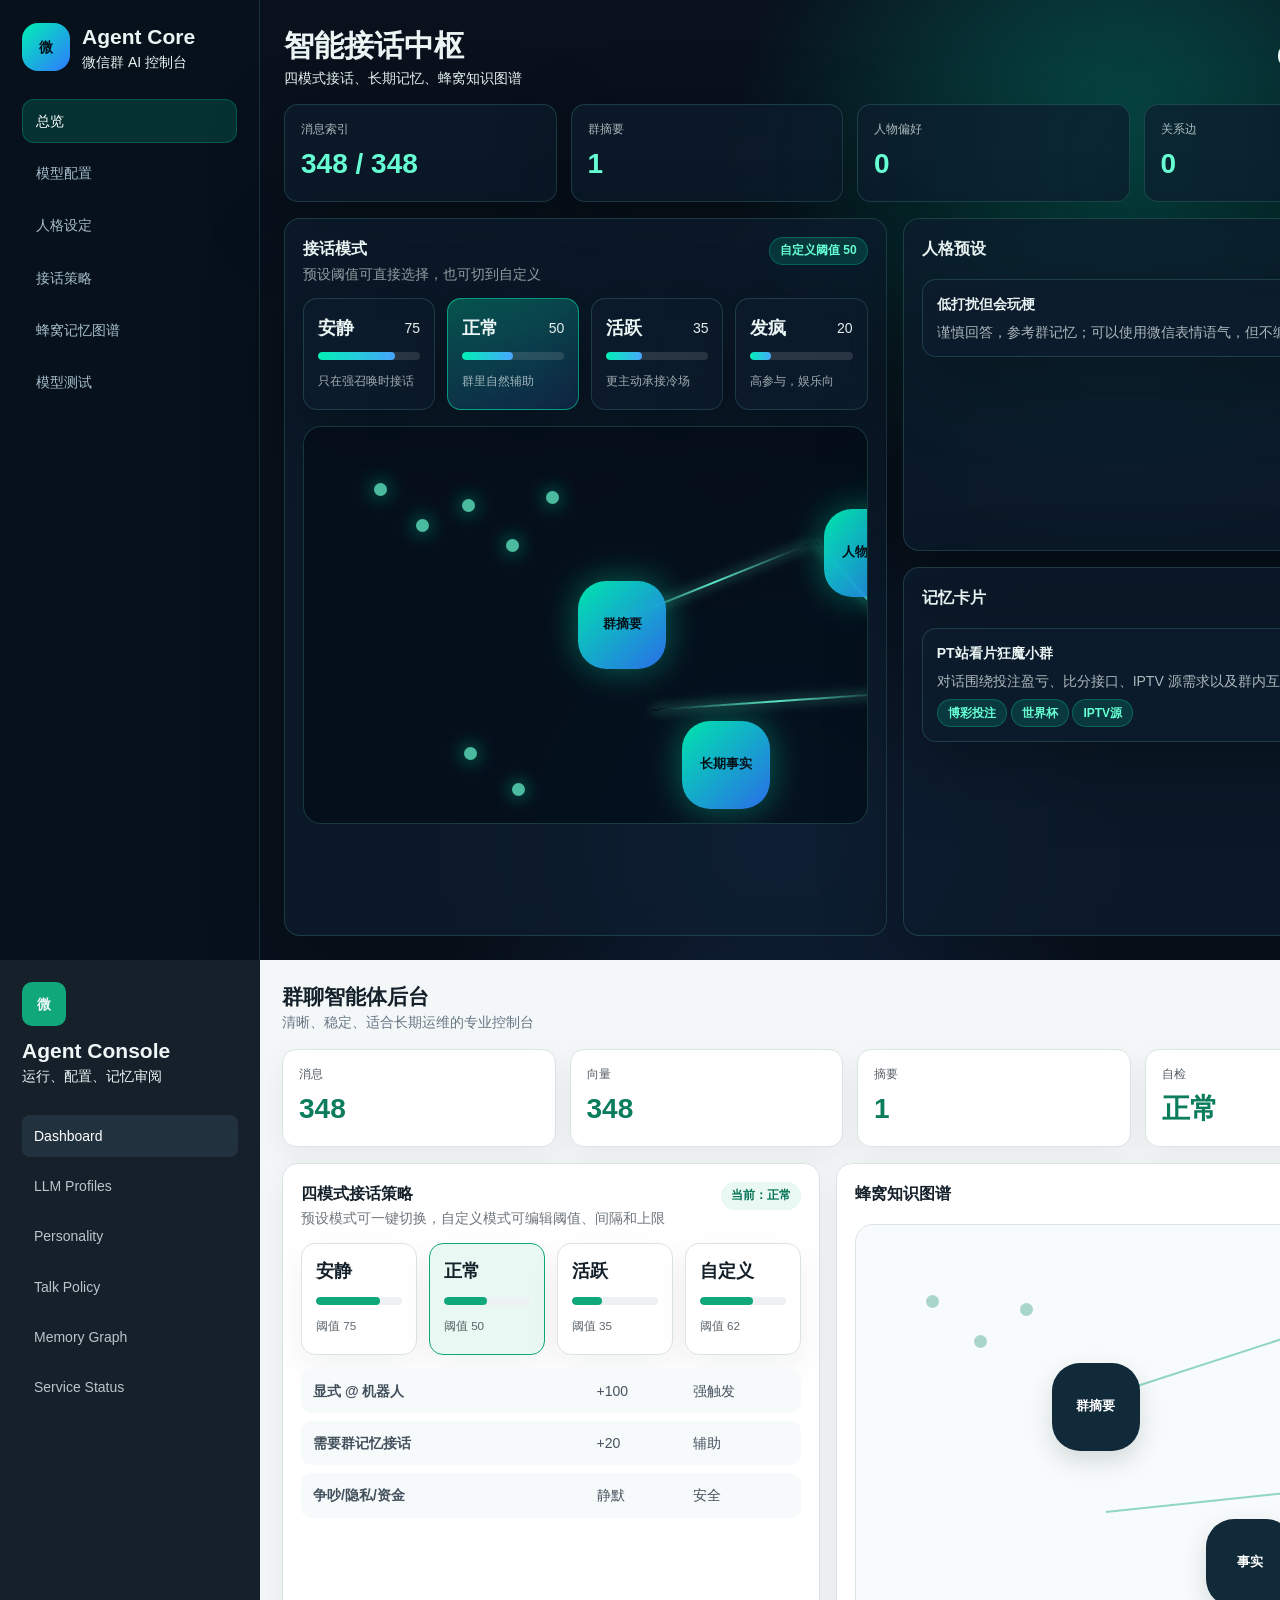
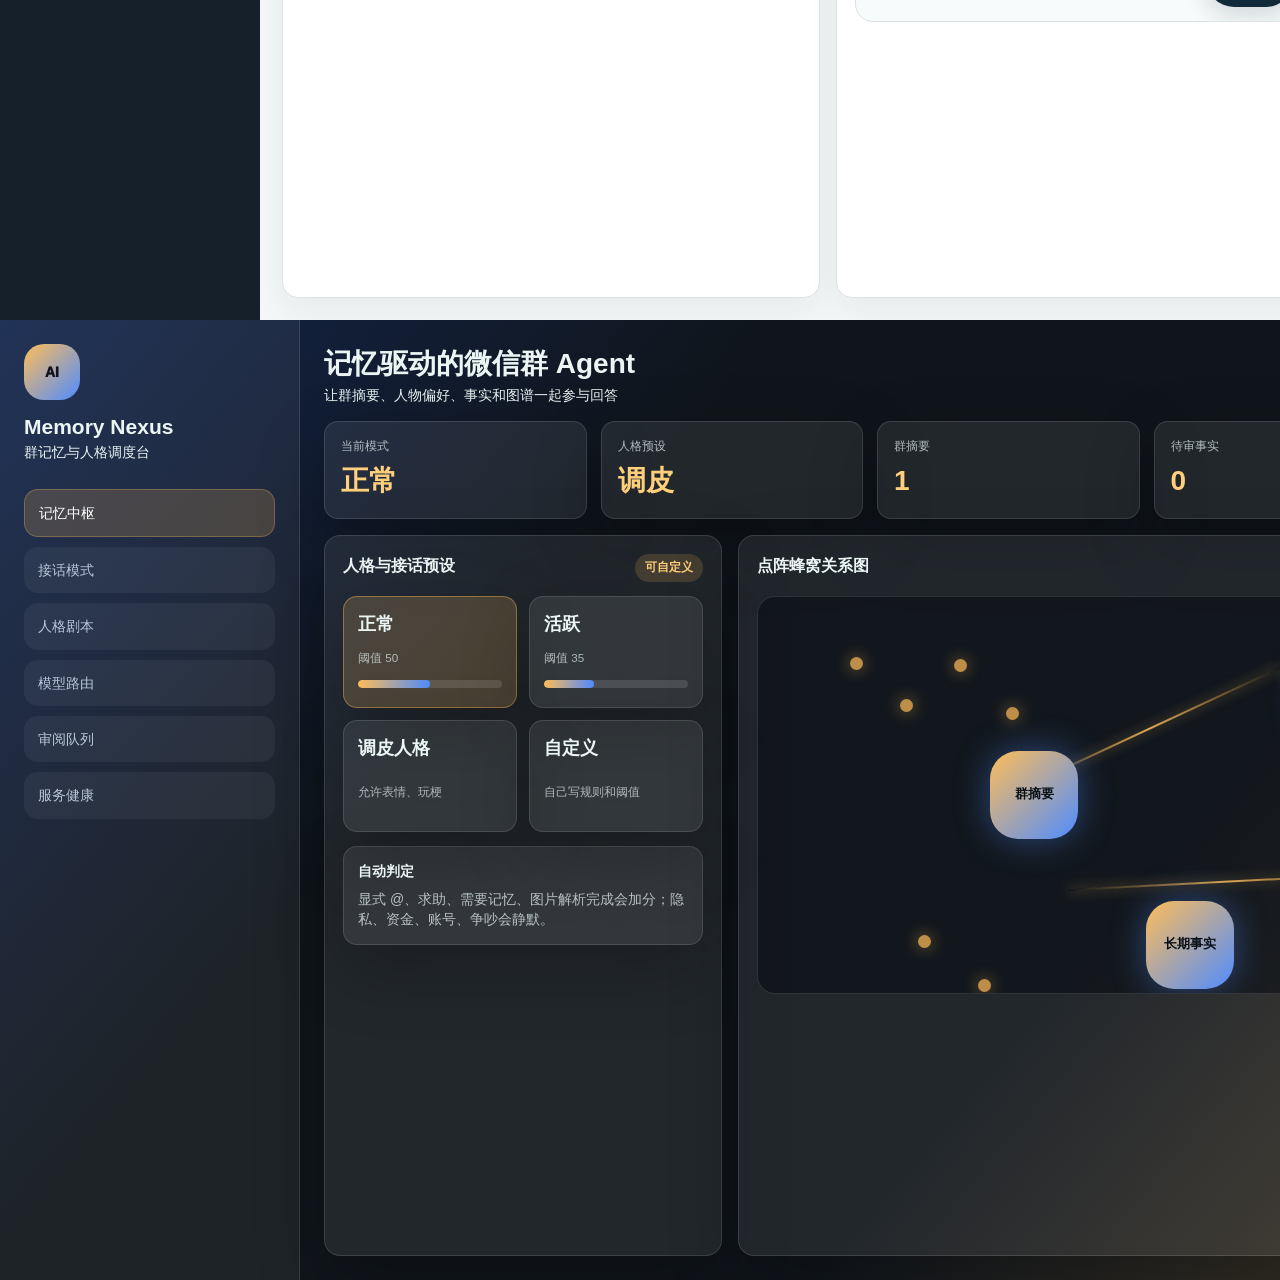
<file: design_mockups/agent-console-mockups.html>
<!doctype html>
<html lang="zh-CN">
  <head>
    <meta charset="utf-8" />
    <meta name="viewport" content="width=device-width, initial-scale=1" />
    <title>Agent Console Mockups</title>
    <style>
      * { box-sizing: border-box; }
      body {
        margin: 0;
        background: #0b1118;
        font: 14px/1.45 -apple-system, BlinkMacSystemFont, "Segoe UI", sans-serif;
        color: #eaf5f4;
      }
      .mockup {
        width: 1440px;
        height: 960px;
        overflow: hidden;
        position: relative;
        display: grid;
        grid-template-columns: 260px 1fr;
      }
      h1, h2, h3, p { margin: 0; letter-spacing: 0; }
      button { font: inherit; }
      .chip, .pill {
        display: inline-flex;
        align-items: center;
        min-height: 28px;
        border-radius: 999px;
        padding: 0 10px;
        font-size: 12px;
        font-weight: 800;
        white-space: nowrap;
      }
      .metric-grid { display: grid; grid-template-columns: repeat(4, minmax(0, 1fr)); gap: 14px; }
      .metric { border-radius: 14px; padding: 16px; }
      .metric span { display: block; font-size: 12px; opacity: .72; }
      .metric strong { display: block; margin-top: 6px; font-size: 28px; }
      .panel { border-radius: 16px; padding: 18px; min-width: 0; }
      .panel-head { display: flex; justify-content: space-between; gap: 12px; align-items: flex-start; margin-bottom: 14px; }
      .panel-head p { opacity: .62; margin-top: 3px; }
      .mode-grid { display: grid; grid-template-columns: repeat(4, minmax(0, 1fr)); gap: 12px; }
      .mode-card { border-radius: 14px; padding: 14px; min-height: 112px; display: grid; gap: 8px; }
      .mode-card strong { font-size: 18px; }
      .mode-card small { opacity: .68; }
      .threshold { display: flex; justify-content: space-between; align-items: center; }
      .slider { height: 8px; border-radius: 999px; overflow: hidden; background: rgba(255,255,255,.12); }
      .slider span { display: block; height: 100%; border-radius: inherit; }
      .hexgraph {
        position: relative;
        height: 398px;
        border-radius: 18px;
        overflow: hidden;
      }
      .hex {
        position: absolute;
        width: 13px;
        height: 13px;
        border-radius: 50%;
        opacity: .72;
      }
      .node {
        position: absolute;
        display: grid;
        place-items: center;
        width: 88px;
        height: 88px;
        border-radius: 28px;
        font-weight: 900;
        text-align: center;
        font-size: 13px;
      }
      .line {
        position: absolute;
        height: 2px;
        transform-origin: left center;
      }
      .memory-card { border-radius: 14px; padding: 14px; display: grid; gap: 8px; }
      .memory-card p { opacity: .72; }

      /* Option A */
      .a {
        background:
          radial-gradient(circle at 78% 16%, rgba(0,255,204,.25), transparent 28%),
          radial-gradient(circle at 54% 88%, rgba(74,144,255,.18), transparent 30%),
          #08111c;
      }
      .a .side {
        padding: 22px;
        background: rgba(6, 17, 29, .78);
        border-right: 1px solid rgba(115, 255, 222, .14);
      }
      .a .brand { display: flex; align-items: center; gap: 12px; margin-bottom: 26px; }
      .a .mark { width: 48px; height: 48px; border-radius: 16px; display: grid; place-items: center; background: linear-gradient(135deg, #00f0b5, #2f79ff); color: #031018; font-weight: 1000; }
      .a .nav { display: grid; gap: 8px; }
      .a .nav div { border-radius: 12px; padding: 12px 14px; color: #a8bfcb; }
      .a .nav .on { color: #fff; background: rgba(0, 240, 181, .14); box-shadow: inset 0 0 0 1px rgba(0, 240, 181, .22); }
      .a .content { padding: 24px; display: grid; grid-template-rows: auto auto 1fr; gap: 16px; }
      .a .top { display: flex; justify-content: space-between; align-items: center; }
      .a h1 { font-size: 30px; }
      .a .panel, .a .metric, .a .mode-card, .a .memory-card {
        background: rgba(13, 29, 45, .72);
        border: 1px solid rgba(126, 238, 222, .16);
        box-shadow: 0 24px 80px rgba(0, 0, 0, .28);
        backdrop-filter: blur(18px);
      }
      .a .metric strong { color: #67ffd4; }
      .a .mode-card.active { background: linear-gradient(160deg, rgba(0,240,181,.28), rgba(47,121,255,.14)); border-color: rgba(0,240,181,.55); }
      .a .slider span { background: linear-gradient(90deg, #00f0b5, #48a6ff); }
      .a .main-grid { display: grid; grid-template-columns: 1.08fr .92fr; gap: 16px; min-height: 0; }
      .a .hexgraph { background: rgba(2, 10, 18, .56); border: 1px solid rgba(103,255,212,.18); }
      .a .hex { background: #67ffd4; box-shadow: 0 0 18px #00f0b5; }
      .a .node { background: linear-gradient(135deg, rgba(0,240,181,.95), rgba(47,121,255,.9)); color: #031018; box-shadow: 0 0 35px rgba(0,240,181,.38); }
      .a .line { background: linear-gradient(90deg, transparent, rgba(103,255,212,.9), transparent); box-shadow: 0 0 12px rgba(103,255,212,.8); }
      .a .right-stack { display: grid; gap: 16px; }
      .a .chip { background: rgba(0,240,181,.14); color: #67ffd4; border: 1px solid rgba(0,240,181,.24); }

      /* Option B */
      .b { background: #f4f7f8; color: #14202a; }
      .b .side { background: #15202b; color: #eef6f6; padding: 22px; }
      .b .brand { margin-bottom: 28px; }
      .b .mark { width: 44px; height: 44px; border-radius: 10px; background: #10a77a; display: grid; place-items: center; font-weight: 900; margin-bottom: 10px; }
      .b .nav { display: grid; gap: 8px; }
      .b .nav div { padding: 11px 12px; border-radius: 8px; color: #b9c6cc; }
      .b .nav .on { background: #22313e; color: #fff; }
      .b .content { padding: 22px; display: grid; grid-template-rows: auto auto 1fr; gap: 16px; }
      .b .top { display: flex; justify-content: space-between; align-items: end; }
      .b .top p { color: #667684; }
      .b .panel, .b .metric, .b .mode-card, .b .memory-card {
        background: #fff;
        border: 1px solid #dbe4e5;
        box-shadow: 0 12px 32px rgba(20, 32, 42, .06);
      }
      .b .metric strong { color: #0b7d5c; }
      .b .mode-card.active { border-color: #10a77a; background: #e9f8f2; }
      .b .slider { background: #edf1f2; }
      .b .slider span { background: #10a77a; }
      .b .main-grid { display: grid; grid-template-columns: .96fr 1.04fr; gap: 16px; }
      .b .table { display: grid; gap: 8px; }
      .b .row { display: grid; grid-template-columns: 1fr 96px 96px; padding: 12px; border-radius: 10px; background: #f7fafb; color: #43515d; }
      .b .hexgraph { background: #f8fbfb; border: 1px solid #dbe4e5; }
      .b .hex { background: #8cc8b7; }
      .b .node { background: #102a3a; color: #fff; box-shadow: 0 10px 24px rgba(16, 42, 58, .16); }
      .b .line { background: rgba(16, 167, 122, .45); }
      .b .chip { background: #e9f8f2; color: #087557; }

      /* Option C */
      .c {
        grid-template-columns: 300px 1fr;
        background:
          linear-gradient(130deg, rgba(31, 98, 255, .22), transparent 35%),
          linear-gradient(310deg, rgba(255, 189, 89, .18), transparent 28%),
          #10151b;
      }
      .c .side {
        padding: 24px;
        background: rgba(255,255,255,.06);
        border-right: 1px solid rgba(255,255,255,.12);
      }
      .c .brand { margin-bottom: 26px; }
      .c .mark { width: 56px; height: 56px; border-radius: 20px; display: grid; place-items: center; background: linear-gradient(135deg, #ffbd59, #4f8cff); color: #10151b; font-weight: 1000; margin-bottom: 12px; }
      .c .nav { display: grid; gap: 10px; }
      .c .nav div { padding: 13px 14px; border-radius: 14px; background: rgba(255,255,255,.05); color: #b8c7d8; }
      .c .nav .on { background: rgba(255,189,89,.18); color: #fff; border: 1px solid rgba(255,189,89,.28); }
      .c .content { padding: 24px; display: grid; grid-template-rows: auto auto 1fr; gap: 16px; }
      .c .top { display: flex; justify-content: space-between; align-items: center; }
      .c .top h1 { font-size: 28px; }
      .c .panel, .c .metric, .c .mode-card, .c .memory-card {
        background: rgba(255,255,255,.08);
        border: 1px solid rgba(255,255,255,.12);
        box-shadow: 0 24px 70px rgba(0,0,0,.24);
      }
      .c .metric strong { color: #ffcf7b; }
      .c .mode-card.active { background: rgba(255,189,89,.18); border-color: rgba(255,189,89,.4); }
      .c .slider span { background: linear-gradient(90deg, #ffbd59, #4f8cff); }
      .c .main-grid { display: grid; grid-template-columns: .74fr 1.26fr; gap: 16px; }
      .c .hexgraph { background: rgba(3,8,14,.48); border: 1px solid rgba(255,255,255,.12); }
      .c .hex { background: #ffbd59; box-shadow: 0 0 16px rgba(255,189,89,.75); }
      .c .node { background: linear-gradient(135deg, #ffbd59, #4f8cff); color: #081018; box-shadow: 0 0 35px rgba(79,140,255,.42); }
      .c .line { background: linear-gradient(90deg, transparent, rgba(255,189,89,.85), transparent); box-shadow: 0 0 12px rgba(255,189,89,.55); }
      .c .persona { display: grid; grid-template-columns: repeat(2, minmax(0, 1fr)); gap: 12px; }
      .c .chip { background: rgba(255,189,89,.16); color: #ffcf7b; }

      .preview-label {
        position: absolute;
        right: 22px;
        bottom: 18px;
        opacity: .42;
        font-size: 12px;
      }
    </style>
  </head>
  <body>
    <section id="option-a" class="mockup a">
      <aside class="side">
        <div class="brand"><div class="mark">微</div><div><h2>Agent Core</h2><p>微信群 AI 控制台</p></div></div>
        <div class="nav"><div class="on">总览</div><div>模型配置</div><div>人格设定</div><div>接话策略</div><div>蜂窝记忆图谱</div><div>模型测试</div></div>
      </aside>
      <main class="content">
        <div class="top"><div><h1>智能接话中枢</h1><p>四模式接话、长期记忆、蜂窝知识图谱</p></div><span class="pill" style="background:#eafff8;color:#046b4e">DeepSeek 连通 · 3.4s</span></div>
        <div class="metric-grid">
          <div class="metric"><span>消息索引</span><strong>348 / 348</strong></div><div class="metric"><span>群摘要</span><strong>1</strong></div><div class="metric"><span>人物偏好</span><strong>0</strong></div><div class="metric"><span>关系边</span><strong>0</strong></div>
        </div>
        <div class="main-grid">
          <section class="panel">
            <div class="panel-head"><div><h3>接话模式</h3><p>预设阈值可直接选择，也可切到自定义</p></div><span class="chip">自定义阈值 50</span></div>
            <div class="mode-grid">
              <div class="mode-card"><div class="threshold"><strong>安静</strong><span>75</span></div><div class="slider"><span style="width:75%"></span></div><small>只在强召唤时接话</small></div>
              <div class="mode-card active"><div class="threshold"><strong>正常</strong><span>50</span></div><div class="slider"><span style="width:50%"></span></div><small>群里自然辅助</small></div>
              <div class="mode-card"><div class="threshold"><strong>活跃</strong><span>35</span></div><div class="slider"><span style="width:35%"></span></div><small>更主动承接冷场</small></div>
              <div class="mode-card"><div class="threshold"><strong>发疯</strong><span>20</span></div><div class="slider"><span style="width:20%"></span></div><small>高参与，娱乐向</small></div>
            </div>
            <div class="hexgraph" style="margin-top:16px">
              <script></script>
              <div class="line" style="left:312px;top:194px;width:210px;transform:rotate(-22deg)"></div><div class="line" style="left:512px;top:114px;width:168px;transform:rotate(48deg)"></div><div class="line" style="left:348px;top:282px;width:250px;transform:rotate(-4deg)"></div>
              <div class="node" style="left:274px;top:154px">群摘要</div><div class="node" style="left:520px;top:82px">人物偏好</div><div class="node" style="left:610px;top:244px">知识节点</div><div class="node" style="left:378px;top:294px">长期事实</div>
              <div class="hex" style="left:70px;top:56px"></div><div class="hex" style="left:112px;top:92px"></div><div class="hex" style="left:158px;top:72px"></div><div class="hex" style="left:202px;top:112px"></div><div class="hex" style="left:242px;top:64px"></div><div class="hex" style="left:720px;top:72px"></div><div class="hex" style="left:774px;top:118px"></div><div class="hex" style="left:820px;top:82px"></div><div class="hex" style="left:160px;top:320px"></div><div class="hex" style="left:208px;top:356px"></div><div class="hex" style="left:760px;top:330px"></div>
            </div>
          </section>
          <aside class="right-stack">
            <section class="panel"><div class="panel-head"><h3>人格预设</h3><span class="chip">实时生效</span></div><div class="memory-card"><strong>低打扰但会玩梗</strong><p>谨慎回答，参考群记忆；可以使用微信表情语气，但不编造事实。</p></div></section>
            <section class="panel"><div class="panel-head"><h3>记忆卡片</h3><span class="chip">可审阅</span></div><div class="memory-card"><strong>PT站看片狂魔小群</strong><p>对话围绕投注盈亏、比分接口、IPTV 源需求以及群内互动。</p><div><span class="chip">博彩投注</span> <span class="chip">世界杯</span> <span class="chip">IPTV源</span></div></div></section>
          </aside>
        </div>
      </main>
      <span class="preview-label">方案 A · 深色蜂窝中枢</span>
    </section>

    <section id="option-b" class="mockup b">
      <aside class="side"><div class="brand"><div class="mark">微</div><h2>Agent Console</h2><p>运行、配置、记忆审阅</p></div><div class="nav"><div class="on">Dashboard</div><div>LLM Profiles</div><div>Personality</div><div>Talk Policy</div><div>Memory Graph</div><div>Service Status</div></div></aside>
      <main class="content">
        <div class="top"><div><h1>群聊智能体后台</h1><p>清晰、稳定、适合长期运维的专业控制台</p></div><span class="pill" style="background:#e9f8f2;color:#087557">所有服务运行中</span></div>
        <div class="metric-grid"><div class="metric"><span>消息</span><strong>348</strong></div><div class="metric"><span>向量</span><strong>348</strong></div><div class="metric"><span>摘要</span><strong>1</strong></div><div class="metric"><span>自检</span><strong>正常</strong></div></div>
        <div class="main-grid">
          <section class="panel">
            <div class="panel-head"><div><h3>四模式接话策略</h3><p>预设模式可一键切换，自定义模式可编辑阈值、间隔和上限</p></div><span class="chip">当前：正常</span></div>
            <div class="mode-grid"><div class="mode-card"><strong>安静</strong><div class="slider"><span style="width:75%"></span></div><small>阈值 75</small></div><div class="mode-card active"><strong>正常</strong><div class="slider"><span style="width:50%"></span></div><small>阈值 50</small></div><div class="mode-card"><strong>活跃</strong><div class="slider"><span style="width:35%"></span></div><small>阈值 35</small></div><div class="mode-card"><strong>自定义</strong><div class="slider"><span style="width:62%"></span></div><small>阈值 62</small></div></div>
            <div class="table" style="margin-top:14px"><div class="row"><strong>显式 @ 机器人</strong><span>+100</span><span>强触发</span></div><div class="row"><strong>需要群记忆接话</strong><span>+20</span><span>辅助</span></div><div class="row"><strong>争吵/隐私/资金</strong><span>静默</span><span>安全</span></div></div>
          </section>
          <section class="panel"><div class="panel-head"><h3>蜂窝知识图谱</h3><span class="chip">可缩放 / 可筛选</span></div><div class="hexgraph"><div class="line" style="left:235px;top:175px;width:250px;transform:rotate(-18deg)"></div><div class="line" style="left:470px;top:96px;width:200px;transform:rotate(38deg)"></div><div class="line" style="left:250px;top:286px;width:300px;transform:rotate(-6deg)"></div><div class="node" style="left:196px;top:138px">群摘要</div><div class="node" style="left:476px;top:58px">人物</div><div class="node" style="left:610px;top:194px">偏好</div><div class="node" style="left:350px;top:294px">事实</div><div class="hex" style="left:70px;top:70px"></div><div class="hex" style="left:118px;top:110px"></div><div class="hex" style="left:164px;top:78px"></div><div class="hex" style="left:720px;top:84px"></div><div class="hex" style="left:772px;top:128px"></div><div class="hex" style="left:750px;top:330px"></div></div></section>
        </div>
      </main>
      <span class="preview-label">方案 B · 专业运维控制台</span>
    </section>

    <section id="option-c" class="mockup c">
      <aside class="side"><div class="brand"><div class="mark">AI</div><h2>Memory Nexus</h2><p>群记忆与人格调度台</p></div><div class="nav"><div class="on">记忆中枢</div><div>接话模式</div><div>人格剧本</div><div>模型路由</div><div>审阅队列</div><div>服务健康</div></div></aside>
      <main class="content">
        <div class="top"><div><h1>记忆驱动的微信群 Agent</h1><p>让群摘要、人物偏好、事实和图谱一起参与回答</p></div><span class="pill" style="background:rgba(255,189,89,.18);color:#ffcf7b">记忆抽取 · 已启用</span></div>
        <div class="metric-grid"><div class="metric"><span>当前模式</span><strong>正常</strong></div><div class="metric"><span>人格预设</span><strong>调皮</strong></div><div class="metric"><span>群摘要</span><strong>1</strong></div><div class="metric"><span>待审事实</span><strong>0</strong></div></div>
        <div class="main-grid">
          <section class="panel"><div class="panel-head"><h3>人格与接话预设</h3><span class="chip">可自定义</span></div><div class="persona"><div class="mode-card active"><strong>正常</strong><small>阈值 50</small><div class="slider"><span style="width:50%"></span></div></div><div class="mode-card"><strong>活跃</strong><small>阈值 35</small><div class="slider"><span style="width:35%"></span></div></div><div class="mode-card"><strong>调皮人格</strong><small>允许表情、玩梗</small></div><div class="mode-card"><strong>自定义</strong><small>自己写规则和阈值</small></div></div><div class="memory-card" style="margin-top:14px"><strong>自动判定</strong><p>显式 @、求助、需要记忆、图片解析完成会加分；隐私、资金、账号、争吵会静默。</p></div></section>
          <section class="panel"><div class="panel-head"><h3>点阵蜂窝关系图</h3><span class="chip">效果重点</span></div><div class="hexgraph"><div class="line" style="left:260px;top:192px;width:292px;transform:rotate(-25deg)"></div><div class="line" style="left:526px;top:78px;width:220px;transform:rotate(50deg)"></div><div class="line" style="left:310px;top:292px;width:322px;transform:rotate(-3deg)"></div><div class="line" style="left:648px;top:246px;width:190px;transform:rotate(33deg)"></div><div class="node" style="left:232px;top:154px">群摘要</div><div class="node" style="left:548px;top:54px">人物偏好</div><div class="node" style="left:700px;top:220px">知识图谱</div><div class="node" style="left:388px;top:304px">长期事实</div><div class="node" style="left:842px;top:338px">回答策略</div><div class="hex" style="left:92px;top:60px"></div><div class="hex" style="left:142px;top:102px"></div><div class="hex" style="left:196px;top:62px"></div><div class="hex" style="left:248px;top:110px"></div><div class="hex" style="left:800px;top:72px"></div><div class="hex" style="left:848px;top:120px"></div><div class="hex" style="left:910px;top:92px"></div><div class="hex" style="left:160px;top:338px"></div><div class="hex" style="left:220px;top:382px"></div><div class="hex" style="left:956px;top:360px"></div></div></section>
        </div>
      </main>
      <span class="preview-label">方案 C · 记忆中枢大屏</span>
    </section>
  </body>
</html>
</file>
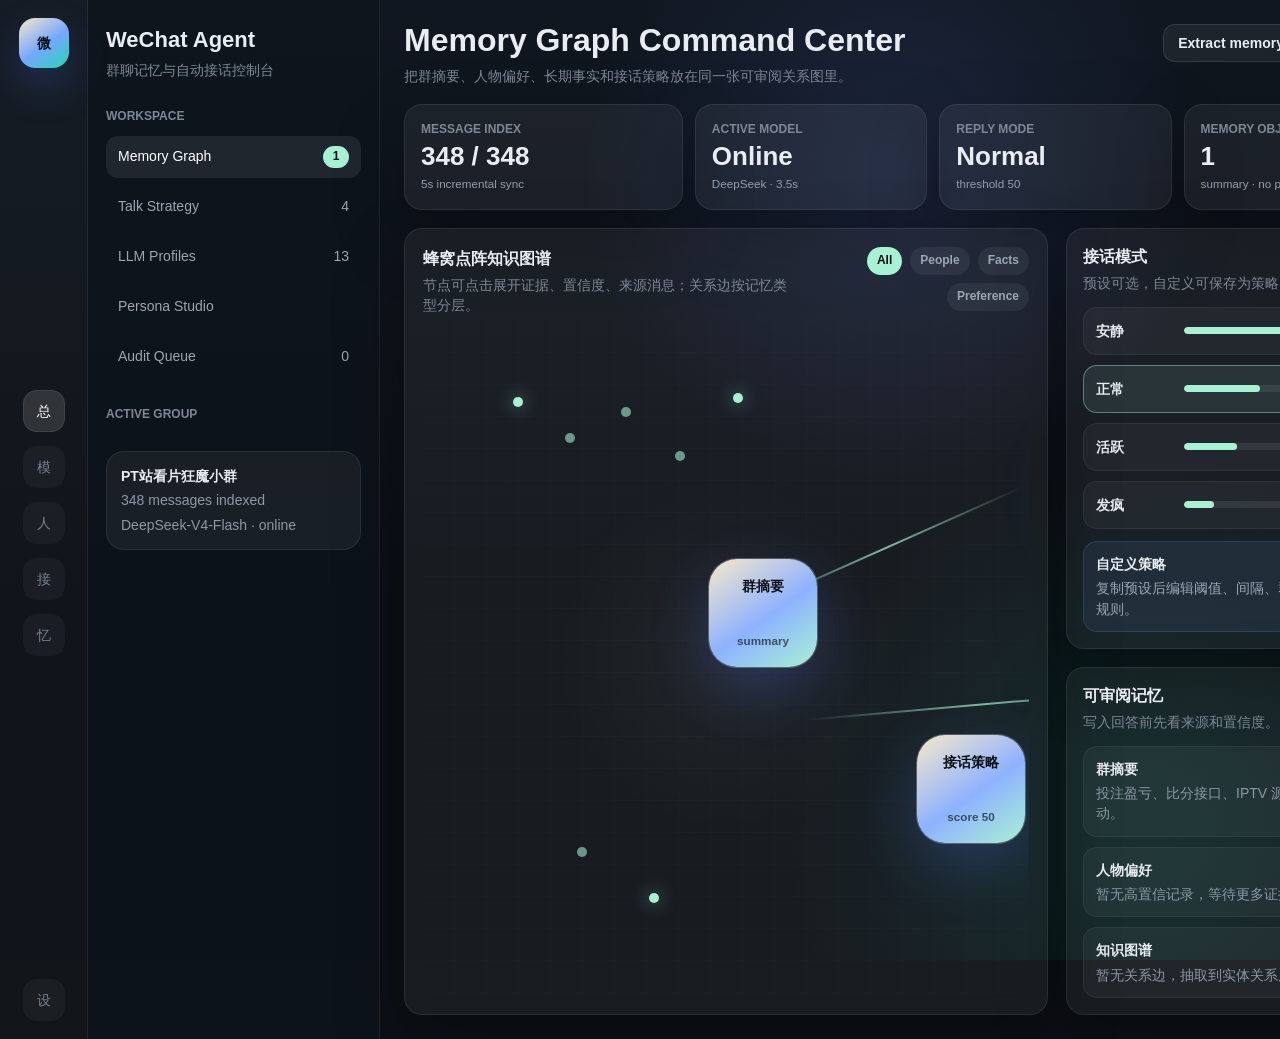
<file: design_mockups/agent-console-v2.html>
<!doctype html>
<html lang="zh-CN">
  <head>
    <meta charset="utf-8" />
    <meta name="viewport" content="width=device-width, initial-scale=1" />
    <title>Agent Console V2</title>
    <style>
      * { box-sizing: border-box; }
      body {
        margin: 0;
        width: 1440px;
        height: 960px;
        overflow: hidden;
        color: #e9edf2;
        background: #0c1016;
        font: 14px/1.45 Inter, -apple-system, BlinkMacSystemFont, "Segoe UI", sans-serif;
      }
      h1, h2, h3, p { margin: 0; letter-spacing: 0; }
      .screen {
        width: 1440px;
        height: 960px;
        display: grid;
        grid-template-columns: 88px 292px 1fr;
        background:
          radial-gradient(circle at 62% 18%, rgba(111, 134, 255, .14), transparent 26%),
          radial-gradient(circle at 80% 86%, rgba(19, 197, 152, .12), transparent 26%),
          linear-gradient(180deg, #101720, #0b0f15 62%);
      }
      .rail {
        padding: 18px 14px;
        border-right: 1px solid rgba(255,255,255,.07);
        background: rgba(255,255,255,.025);
        display: grid;
        grid-template-rows: auto 1fr auto;
        justify-items: center;
      }
      .logo {
        width: 50px;
        height: 50px;
        border-radius: 16px;
        display: grid;
        place-items: center;
        color: #081016;
        font-weight: 950;
        background: linear-gradient(145deg, #f5e8c8, #75a7ff 54%, #23d9b0);
        box-shadow: 0 18px 42px rgba(73, 126, 255, .24);
      }
      .rail-nav { display: grid; gap: 14px; align-content: center; }
      .rail-dot {
        width: 42px;
        height: 42px;
        border-radius: 14px;
        display: grid;
        place-items: center;
        color: #758191;
        background: rgba(255,255,255,.04);
      }
      .rail-dot.active {
        color: #fff;
        background: rgba(255,255,255,.12);
        box-shadow: inset 0 0 0 1px rgba(255,255,255,.08);
      }
      .side {
        padding: 24px 18px;
        border-right: 1px solid rgba(255,255,255,.07);
        background: rgba(14, 20, 28, .7);
      }
      .side h1 { font-size: 22px; }
      .side p { margin-top: 4px; color: #7d8897; }
      .side-section { margin-top: 28px; }
      .side-title { color: #7d8897; font-size: 12px; font-weight: 800; text-transform: uppercase; }
      .menu { display: grid; gap: 8px; margin-top: 10px; }
      .menu-item {
        min-height: 42px;
        display: flex;
        align-items: center;
        justify-content: space-between;
        padding: 0 12px;
        border-radius: 12px;
        color: #9ba6b4;
      }
      .menu-item.active {
        color: #fff;
        background: rgba(255,255,255,.08);
      }
      .count {
        min-width: 26px;
        height: 22px;
        display: grid;
        place-items: center;
        border-radius: 999px;
        color: #071018;
        background: #a8f2d4;
        font-size: 12px;
        font-weight: 900;
      }
      .profile {
        margin-top: 28px;
        padding: 14px;
        border-radius: 18px;
        background: rgba(255,255,255,.055);
        border: 1px solid rgba(255,255,255,.075);
      }
      .profile strong, .profile span { display: block; }
      .profile span { color: #8d98a7; margin-top: 4px; }
      .main {
        padding: 24px;
        display: grid;
        grid-template-rows: auto auto 1fr;
        gap: 18px;
        min-width: 0;
      }
      .top {
        display: flex;
        align-items: flex-start;
        justify-content: space-between;
        gap: 16px;
      }
      .top h2 { font-size: 32px; line-height: 1.05; }
      .top p { margin-top: 8px; color: #7d8897; }
      .actions { display: flex; gap: 10px; }
      .btn {
        min-height: 38px;
        border: 1px solid rgba(255,255,255,.11);
        border-radius: 12px;
        padding: 0 14px;
        display: inline-flex;
        align-items: center;
        background: rgba(255,255,255,.06);
        color: #e9edf2;
        font-weight: 800;
      }
      .btn.primary {
        color: #071018;
        background: #a8f2d4;
        border-color: #a8f2d4;
      }
      .metrics {
        display: grid;
        grid-template-columns: 1.2fr 1fr 1fr 1fr;
        gap: 12px;
      }
      .card {
        border: 1px solid rgba(255,255,255,.08);
        border-radius: 18px;
        background: rgba(255,255,255,.055);
        box-shadow: 0 28px 70px rgba(0,0,0,.28);
      }
      .metric {
        min-height: 92px;
        padding: 16px;
        display: grid;
        align-content: space-between;
      }
      .metric span { color: #7d8897; font-size: 12px; font-weight: 800; }
      .metric strong { font-size: 26px; }
      .metric small { color: #92a0b0; }
      .workspace {
        min-height: 0;
        display: grid;
        grid-template-columns: 1fr 350px;
        gap: 18px;
      }
      .graph-card {
        position: relative;
        overflow: hidden;
        padding: 18px;
      }
      .card-head {
        display: flex;
        justify-content: space-between;
        align-items: flex-start;
        gap: 12px;
        position: relative;
        z-index: 2;
      }
      .card-head p { color: #7d8897; margin-top: 4px; }
      .filters { display: flex; gap: 8px; flex-wrap: wrap; justify-content: flex-end; }
      .filter {
        min-height: 28px;
        display: inline-flex;
        align-items: center;
        border-radius: 999px;
        padding: 0 10px;
        color: #9aa7b6;
        background: rgba(255,255,255,.06);
        font-size: 12px;
        font-weight: 800;
      }
      .filter.on { color: #071018; background: #a8f2d4; }
      .graph {
        position: absolute;
        left: 18px;
        right: 18px;
        bottom: 18px;
        top: 92px;
        border-radius: 18px;
        overflow: hidden;
        background:
          linear-gradient(transparent 31px, rgba(255,255,255,.025) 32px),
          linear-gradient(90deg, transparent 31px, rgba(255,255,255,.025) 32px),
          radial-gradient(circle at 50% 50%, rgba(255,255,255,.045), transparent 42%);
        background-size: 32px 32px, 32px 32px, auto;
      }
      .hex {
        position: absolute;
        width: 10px;
        height: 10px;
        border-radius: 50%;
        background: rgba(168, 242, 212, .58);
      }
      .hex.hot {
        background: #a8f2d4;
        box-shadow: 0 0 18px rgba(168,242,212,.62);
      }
      .edge {
        position: absolute;
        height: 2px;
        transform-origin: left center;
        background: linear-gradient(90deg, transparent, rgba(168,242,212,.72), transparent);
      }
      .edge.blue { background: linear-gradient(90deg, transparent, rgba(127,161,255,.72), transparent); }
      .node {
        position: absolute;
        width: 108px;
        height: 108px;
        border-radius: 28px;
        display: grid;
        place-items: center;
        text-align: center;
        font-weight: 950;
        color: #0b1016;
        background: linear-gradient(145deg, #f7e9c8, #8eb2ff 54%, #a8f2d4);
        box-shadow: 0 0 0 1px rgba(255,255,255,.25), 0 22px 60px rgba(83,126,255,.24);
      }
      .node.secondary {
        width: 88px;
        height: 88px;
        border-radius: 24px;
        color: #e9edf2;
        background: rgba(255,255,255,.08);
        border: 1px solid rgba(255,255,255,.12);
      }
      .node small {
        display: block;
        margin-top: 3px;
        color: rgba(10,16,22,.65);
        font-weight: 800;
      }
      .node.secondary small { color: #8e9aaa; }
      .side-stack {
        display: grid;
        gap: 18px;
        min-height: 0;
      }
      .panel {
        padding: 16px;
      }
      .talk-modes {
        display: grid;
        gap: 10px;
        margin-top: 14px;
      }
      .mode {
        display: grid;
        grid-template-columns: 76px 1fr 38px;
        align-items: center;
        gap: 12px;
        min-height: 48px;
        padding: 0 12px;
        border-radius: 14px;
        background: rgba(255,255,255,.045);
        border: 1px solid rgba(255,255,255,.06);
      }
      .mode.active {
        border-color: rgba(168,242,212,.42);
        background: rgba(168,242,212,.1);
      }
      .bar { height: 7px; border-radius: 999px; background: rgba(255,255,255,.08); overflow: hidden; }
      .bar span { display: block; height: 100%; border-radius: inherit; background: #a8f2d4; }
      .mode small { color: #8d98a7; text-align: right; }
      .custom {
        margin-top: 12px;
        border-radius: 14px;
        padding: 12px;
        background: rgba(127,161,255,.09);
        border: 1px solid rgba(127,161,255,.16);
      }
      .memory-list {
        display: grid;
        gap: 10px;
        margin-top: 14px;
      }
      .memory-item {
        padding: 12px;
        border-radius: 14px;
        background: rgba(255,255,255,.045);
        border: 1px solid rgba(255,255,255,.06);
      }
      .memory-item strong, .memory-item span { display: block; }
      .memory-item span { color: #8d98a7; margin-top: 4px; }
    </style>
  </head>
  <body>
    <section class="screen">
      <aside class="rail">
        <div class="logo">微</div>
        <div class="rail-nav">
          <div class="rail-dot active">总</div>
          <div class="rail-dot">模</div>
          <div class="rail-dot">人</div>
          <div class="rail-dot">接</div>
          <div class="rail-dot">忆</div>
        </div>
        <div class="rail-dot">设</div>
      </aside>

      <aside class="side">
        <h1>WeChat Agent</h1>
        <p>群聊记忆与自动接话控制台</p>

        <div class="side-section">
          <div class="side-title">Workspace</div>
          <div class="menu">
            <div class="menu-item active"><span>Memory Graph</span><span class="count">1</span></div>
            <div class="menu-item"><span>Talk Strategy</span><span>4</span></div>
            <div class="menu-item"><span>LLM Profiles</span><span>13</span></div>
            <div class="menu-item"><span>Persona Studio</span><span></span></div>
            <div class="menu-item"><span>Audit Queue</span><span>0</span></div>
          </div>
        </div>

        <div class="side-section">
          <div class="side-title">Active Group</div>
          <div class="profile">
            <strong>PT站看片狂魔小群</strong>
            <span>348 messages indexed</span>
            <span>DeepSeek-V4-Flash · online</span>
          </div>
        </div>
      </aside>

      <main class="main">
        <header class="top">
          <div>
            <h2>Memory Graph Command Center</h2>
            <p>把群摘要、人物偏好、长期事实和接话策略放在同一张可审阅关系图里。</p>
          </div>
          <div class="actions">
            <div class="btn">Extract memory</div>
            <div class="btn primary">Save policy</div>
          </div>
        </header>

        <section class="metrics">
          <article class="card metric"><span>MESSAGE INDEX</span><strong>348 / 348</strong><small>5s incremental sync</small></article>
          <article class="card metric"><span>ACTIVE MODEL</span><strong>Online</strong><small>DeepSeek · 3.5s</small></article>
          <article class="card metric"><span>REPLY MODE</span><strong>Normal</strong><small>threshold 50</small></article>
          <article class="card metric"><span>MEMORY OBJECTS</span><strong>1</strong><small>summary · no pending review</small></article>
        </section>

        <section class="workspace">
          <article class="card graph-card">
            <div class="card-head">
              <div>
                <h3>蜂窝点阵知识图谱</h3>
                <p>节点可点击展开证据、置信度、来源消息；关系边按记忆类型分层。</p>
              </div>
              <div class="filters"><span class="filter on">All</span><span class="filter">People</span><span class="filter">Facts</span><span class="filter">Preference</span></div>
            </div>
            <div class="graph">
              <div class="edge" style="left:328px;top:286px;width:296px;transform:rotate(-24deg)"></div>
              <div class="edge blue" style="left:612px;top:164px;width:254px;transform:rotate(42deg)"></div>
              <div class="edge" style="left:382px;top:398px;width:358px;transform:rotate(-5deg)"></div>
              <div class="edge blue" style="left:760px;top:332px;width:220px;transform:rotate(29deg)"></div>
              <div class="node" style="left:286px;top:238px">群摘要<small>summary</small></div>
              <div class="node secondary" style="left:638px;top:104px">人物偏好<small>pending</small></div>
              <div class="node secondary" style="left:806px;top:292px">长期事实<small>0 facts</small></div>
              <div class="node" style="left:494px;top:414px">接话策略<small>score 50</small></div>
              <div class="node secondary" style="left:1016px;top:400px">回答上下文<small>RAG</small></div>
              <div class="hex hot" style="left:90px;top:76px"></div><div class="hex" style="left:142px;top:112px"></div><div class="hex" style="left:198px;top:86px"></div><div class="hex" style="left:252px;top:130px"></div><div class="hex hot" style="left:310px;top:72px"></div><div class="hex" style="left:1070px;top:94px"></div><div class="hex hot" style="left:1126px;top:140px"></div><div class="hex" style="left:1188px;top:106px"></div><div class="hex" style="left:154px;top:526px"></div><div class="hex hot" style="left:226px;top:572px"></div><div class="hex" style="left:1080px;top:566px"></div>
            </div>
          </article>

          <aside class="side-stack">
            <article class="card panel">
              <div class="card-head"><div><h3>接话模式</h3><p>预设可选，自定义可保存为策略。</p></div></div>
              <div class="talk-modes">
                <div class="mode"><strong>安静</strong><div class="bar"><span style="width:75%"></span></div><small>75</small></div>
                <div class="mode active"><strong>正常</strong><div class="bar"><span style="width:50%"></span></div><small>50</small></div>
                <div class="mode"><strong>活跃</strong><div class="bar"><span style="width:35%"></span></div><small>35</small></div>
                <div class="mode"><strong>发疯</strong><div class="bar"><span style="width:20%"></span></div><small>20</small></div>
              </div>
              <div class="custom"><strong>自定义策略</strong><p style="margin-top:4px;color:#9aa6b5">复制预设后编辑阈值、间隔、群白名单、静默规则。</p></div>
            </article>

            <article class="card panel">
              <div class="card-head"><div><h3>可审阅记忆</h3><p>写入回答前先看来源和置信度。</p></div></div>
              <div class="memory-list">
                <div class="memory-item"><strong>群摘要</strong><span>投注盈亏、比分接口、IPTV 源需求与群内互动。</span></div>
                <div class="memory-item"><strong>人物偏好</strong><span>暂无高置信记录，等待更多证据。</span></div>
                <div class="memory-item"><strong>知识图谱</strong><span>暂无关系边，抽取到实体关系后显示。</span></div>
              </div>
            </article>
          </aside>
        </section>
      </main>
    </section>
  </body>
</html>
</file>
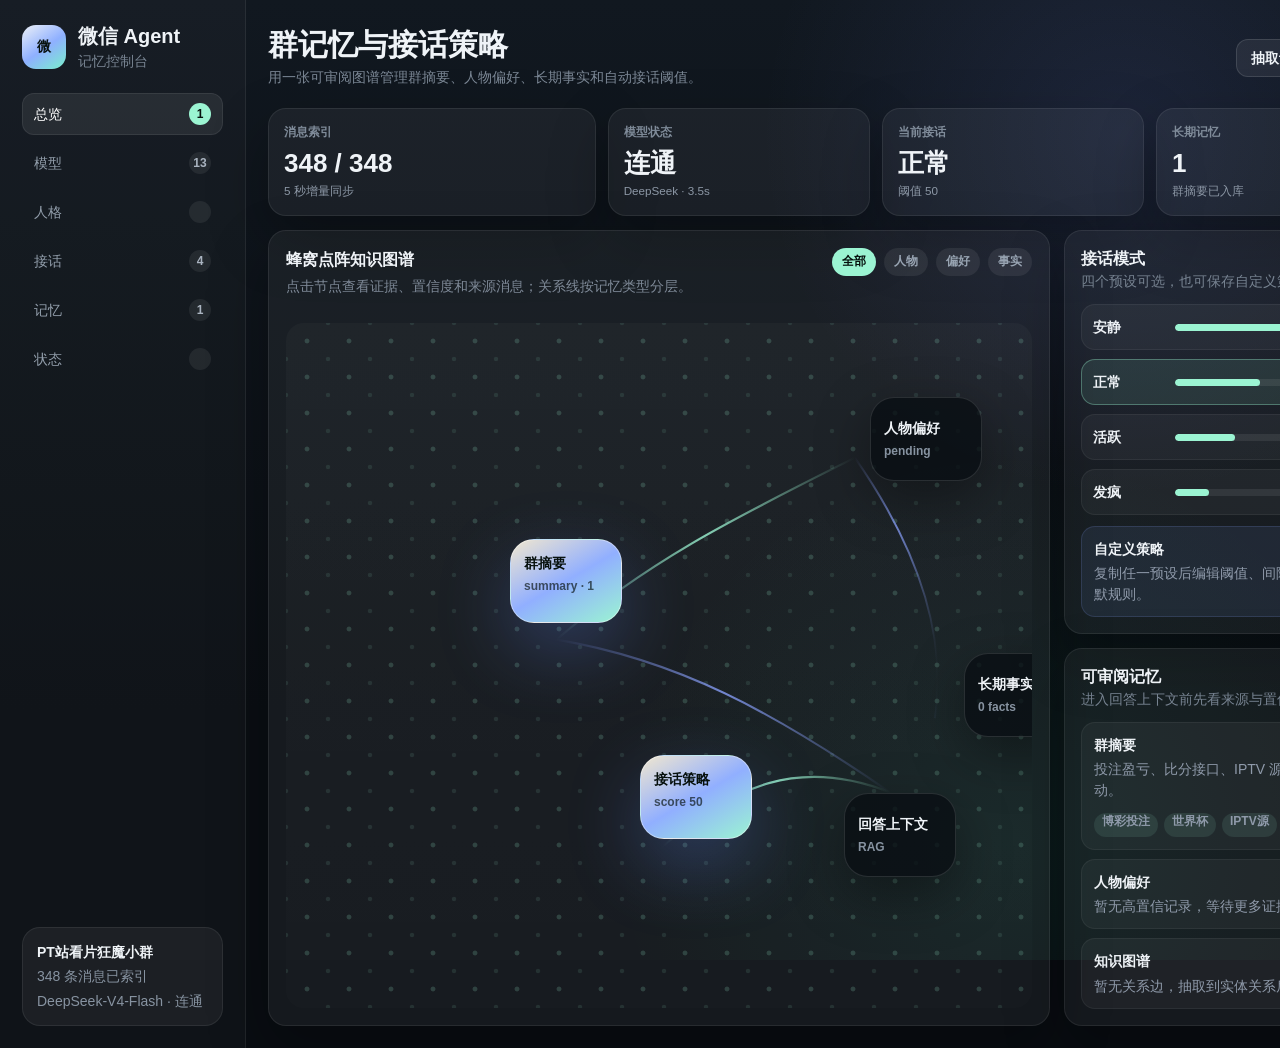
<file: design_mockups/agent-console-v3.html>
<!doctype html>
<html lang="zh-CN">
  <head>
    <meta charset="utf-8" />
    <meta name="viewport" content="width=device-width, initial-scale=1" />
    <title>Agent Console V3</title>
    <style>
      * { box-sizing: border-box; }
      body {
        margin: 0;
        width: 1440px;
        height: 960px;
        overflow: hidden;
        color: #eff3f7;
        background: #090d12;
        font: 14px/1.45 -apple-system, BlinkMacSystemFont, "Segoe UI", sans-serif;
      }
      h1, h2, h3, p { margin: 0; letter-spacing: 0; }
      .screen {
        width: 1440px;
        height: 960px;
        display: grid;
        grid-template-columns: 246px minmax(0, 1fr);
        background:
          radial-gradient(circle at 78% 14%, rgba(123, 141, 255, .12), transparent 26%),
          radial-gradient(circle at 70% 88%, rgba(45, 211, 161, .08), transparent 30%),
          linear-gradient(180deg, #111820 0%, #0a0e13 74%);
      }
      .sidebar {
        padding: 22px;
        border-right: 1px solid rgba(255,255,255,.075);
        background: rgba(255,255,255,.025);
        display: grid;
        grid-template-rows: auto auto 1fr auto;
        gap: 22px;
      }
      .brand {
        display: flex;
        gap: 12px;
        align-items: center;
      }
      .logo {
        width: 44px;
        height: 44px;
        border-radius: 14px;
        display: grid;
        place-items: center;
        color: #07110e;
        font-weight: 950;
        background: linear-gradient(145deg, #edf1f7, #8fb0ff 52%, #79f0cc);
      }
      .brand h1 { font-size: 20px; }
      .brand p, .muted { color: #778391; }
      .nav { display: grid; gap: 7px; }
      .nav button {
        border: 0;
        min-height: 42px;
        border-radius: 12px;
        padding: 0 12px;
        display: flex;
        align-items: center;
        justify-content: space-between;
        background: transparent;
        color: #929eab;
        font: inherit;
        text-align: left;
      }
      .nav button.active {
        background: rgba(255,255,255,.075);
        color: #fff;
        box-shadow: inset 0 0 0 1px rgba(255,255,255,.075);
      }
      .nav span {
        min-width: 22px;
        min-height: 22px;
        border-radius: 999px;
        display: grid;
        place-items: center;
        background: rgba(255,255,255,.07);
        color: #aab4c0;
        font-size: 12px;
        font-weight: 800;
      }
      .nav button.active span {
        background: #9bf4d2;
        color: #07110e;
      }
      .group-card {
        border-radius: 18px;
        padding: 14px;
        background: rgba(255,255,255,.055);
        border: 1px solid rgba(255,255,255,.075);
      }
      .group-card strong, .group-card span { display: block; }
      .group-card span { color: #8793a1; margin-top: 4px; }
      .main {
        min-width: 0;
        padding: 22px;
        display: grid;
        grid-template-rows: auto auto minmax(0, 1fr);
        gap: 14px;
      }
      .topbar {
        min-height: 72px;
        display: flex;
        align-items: center;
        justify-content: space-between;
        gap: 16px;
      }
      .topbar h2 {
        font-size: 30px;
        line-height: 1.1;
      }
      .topbar p {
        margin-top: 6px;
        color: #7c8896;
      }
      .top-actions { display: flex; gap: 10px; }
      .btn {
        height: 38px;
        border-radius: 12px;
        border: 1px solid rgba(255,255,255,.12);
        background: rgba(255,255,255,.065);
        color: #eff3f7;
        padding: 0 14px;
        display: inline-flex;
        align-items: center;
        font-weight: 800;
      }
      .btn.primary {
        border-color: #9bf4d2;
        background: #9bf4d2;
        color: #06100d;
      }
      .status-grid {
        display: grid;
        grid-template-columns: 1.25fr repeat(3, minmax(0, 1fr));
        gap: 12px;
      }
      .card {
        border: 1px solid rgba(255,255,255,.08);
        border-radius: 18px;
        background: rgba(255,255,255,.052);
        box-shadow: 0 24px 60px rgba(0,0,0,.28);
      }
      .stat {
        min-height: 86px;
        padding: 15px;
        display: grid;
        align-content: space-between;
      }
      .stat label {
        color: #7f8b99;
        font-size: 12px;
        font-weight: 800;
      }
      .stat strong {
        display: block;
        margin-top: 4px;
        font-size: 26px;
      }
      .stat small { color: #8d98a6; }
      .work {
        min-height: 0;
        display: grid;
        grid-template-columns: minmax(0, 1fr) 354px;
        gap: 14px;
      }
      .graph-panel {
        min-height: 0;
        position: relative;
        overflow: hidden;
        padding: 17px;
      }
      .panel-head {
        display: flex;
        justify-content: space-between;
        gap: 12px;
        align-items: flex-start;
        position: relative;
        z-index: 3;
      }
      .panel-head p {
        margin-top: 4px;
        color: #7e8997;
      }
      .filter-row {
        display: flex;
        gap: 8px;
        flex-wrap: wrap;
        justify-content: flex-end;
      }
      .pill {
        min-height: 28px;
        border-radius: 999px;
        display: inline-flex;
        align-items: center;
        padding: 0 10px;
        background: rgba(255,255,255,.07);
        color: #98a4b2;
        font-size: 12px;
        font-weight: 850;
      }
      .pill.on {
        color: #06100d;
        background: #9bf4d2;
      }
      .graph {
        position: absolute;
        left: 17px;
        right: 17px;
        top: 92px;
        bottom: 17px;
        border-radius: 18px;
        overflow: hidden;
        background:
          radial-gradient(circle, rgba(155,244,210,.18) 0 2px, transparent 2.8px) 0 0 / 42px 36px,
          radial-gradient(circle, rgba(155,244,210,.10) 0 1.8px, transparent 2.6px) 21px 18px / 42px 36px,
          linear-gradient(180deg, rgba(255,255,255,.028), rgba(255,255,255,.012));
      }
      .graph svg {
        position: absolute;
        inset: 0;
        width: 100%;
        height: 100%;
      }
      .node {
        position: absolute;
        width: 112px;
        min-height: 84px;
        border-radius: 24px;
        padding: 13px;
        display: grid;
        align-content: center;
        gap: 5px;
        background: rgba(8, 13, 19, .78);
        border: 1px solid rgba(255,255,255,.12);
        box-shadow: 0 18px 54px rgba(0,0,0,.35);
      }
      .node.main {
        background: linear-gradient(150deg, #f1e7cf, #91afff 50%, #9bf4d2);
        color: #06100d;
        border-color: rgba(255,255,255,.4);
        box-shadow: 0 26px 72px rgba(101,137,255,.28);
      }
      .node strong, .node span { display: block; }
      .node span { color: #8793a1; font-size: 12px; font-weight: 800; }
      .node.main span { color: rgba(6,16,13,.66); }
      .inspector {
        display: grid;
        gap: 14px;
        min-height: 0;
      }
      .panel {
        padding: 16px;
      }
      .strategy-head {
        display: flex;
        justify-content: space-between;
        align-items: center;
        gap: 10px;
      }
      .modes {
        display: grid;
        gap: 9px;
        margin-top: 13px;
      }
      .mode {
        height: 46px;
        display: grid;
        grid-template-columns: 72px 1fr 34px;
        gap: 10px;
        align-items: center;
        border-radius: 14px;
        padding: 0 11px;
        background: rgba(255,255,255,.042);
        border: 1px solid rgba(255,255,255,.06);
      }
      .mode.active {
        background: rgba(155,244,210,.105);
        border-color: rgba(155,244,210,.35);
      }
      .meter {
        height: 7px;
        border-radius: 999px;
        overflow: hidden;
        background: rgba(255,255,255,.08);
      }
      .meter span {
        display: block;
        height: 100%;
        border-radius: inherit;
        background: #9bf4d2;
      }
      .mode em {
        font-style: normal;
        color: #8e9aa8;
        text-align: right;
      }
      .custom-box {
        margin-top: 11px;
        border-radius: 14px;
        padding: 12px;
        background: rgba(137, 162, 255, .09);
        border: 1px solid rgba(137,162,255,.16);
      }
      .custom-box p { color: #8f9aaa; margin-top: 4px; }
      .memory-list {
        display: grid;
        gap: 9px;
        margin-top: 13px;
      }
      .memory {
        border-radius: 14px;
        padding: 12px;
        background: rgba(255,255,255,.042);
        border: 1px solid rgba(255,255,255,.06);
      }
      .memory strong, .memory span { display: block; }
      .memory span { color: #8f9aaa; margin-top: 4px; }
      .tag-row { display: flex; gap: 6px; flex-wrap: wrap; margin-top: 9px; }
      .tag {
        min-height: 24px;
        border-radius: 999px;
        padding: 0 8px;
        display: inline-flex;
        align-items: center;
        color: #9bf4d2;
        background: rgba(155,244,210,.1);
        font-size: 12px;
        font-weight: 850;
      }
    </style>
  </head>
  <body>
    <section class="screen">
      <aside class="sidebar">
        <div class="brand">
          <div class="logo">微</div>
          <div>
            <h1>微信 Agent</h1>
            <p>记忆控制台</p>
          </div>
        </div>
        <nav class="nav">
          <button class="active">总览 <span>1</span></button>
          <button>模型 <span>13</span></button>
          <button>人格 <span></span></button>
          <button>接话 <span>4</span></button>
          <button>记忆 <span>1</span></button>
          <button>状态 <span></span></button>
        </nav>
        <div></div>
        <div class="group-card">
          <strong>PT站看片狂魔小群</strong>
          <span>348 条消息已索引</span>
          <span>DeepSeek-V4-Flash · 连通</span>
        </div>
      </aside>

      <main class="main">
        <header class="topbar">
          <div>
            <h2>群记忆与接话策略</h2>
            <p>用一张可审阅图谱管理群摘要、人物偏好、长期事实和自动接话阈值。</p>
          </div>
          <div class="top-actions">
            <div class="btn">抽取记忆</div>
            <div class="btn primary">保存策略</div>
          </div>
        </header>

        <section class="status-grid">
          <article class="card stat"><label>消息索引</label><strong>348 / 348</strong><small>5 秒增量同步</small></article>
          <article class="card stat"><label>模型状态</label><strong>连通</strong><small>DeepSeek · 3.5s</small></article>
          <article class="card stat"><label>当前接话</label><strong>正常</strong><small>阈值 50</small></article>
          <article class="card stat"><label>长期记忆</label><strong>1</strong><small>群摘要已入库</small></article>
        </section>

        <section class="work">
          <article class="card graph-panel">
            <div class="panel-head">
              <div>
                <h3>蜂窝点阵知识图谱</h3>
                <p>点击节点查看证据、置信度和来源消息；关系线按记忆类型分层。</p>
              </div>
              <div class="filter-row">
                <span class="pill on">全部</span>
                <span class="pill">人物</span>
                <span class="pill">偏好</span>
                <span class="pill">事实</span>
              </div>
            </div>
            <div class="graph">
              <svg viewBox="0 0 800 610" preserveAspectRatio="none">
                <defs>
                  <linearGradient id="edgeA" x1="0" y1="0" x2="1" y2="0">
                    <stop offset="0" stop-color="rgba(155,244,210,0)" />
                    <stop offset=".5" stop-color="rgba(155,244,210,.82)" />
                    <stop offset="1" stop-color="rgba(155,244,210,0)" />
                  </linearGradient>
                  <linearGradient id="edgeB" x1="0" y1="0" x2="1" y2="0">
                    <stop offset="0" stop-color="rgba(139,162,255,0)" />
                    <stop offset=".5" stop-color="rgba(139,162,255,.78)" />
                    <stop offset="1" stop-color="rgba(139,162,255,0)" />
                  </linearGradient>
                </defs>
                <path d="M290 282 C390 210 490 170 610 120" stroke="url(#edgeA)" stroke-width="2" fill="none" />
                <path d="M290 282 C420 300 522 346 648 418" stroke="url(#edgeB)" stroke-width="2" fill="none" />
                <path d="M404 466 C480 412 550 386 648 418" stroke="url(#edgeA)" stroke-width="2" fill="none" />
                <path d="M610 120 C674 196 710 274 696 352" stroke="url(#edgeB)" stroke-width="2" fill="none" />
              </svg>
              <div class="node main" style="left:224px;top:216px"><strong>群摘要</strong><span>summary · 1</span></div>
              <div class="node" style="left:584px;top:74px"><strong>人物偏好</strong><span>pending</span></div>
              <div class="node" style="left:678px;top:330px"><strong>长期事实</strong><span>0 facts</span></div>
              <div class="node main" style="left:354px;top:432px"><strong>接话策略</strong><span>score 50</span></div>
              <div class="node" style="left:558px;top:470px"><strong>回答上下文</strong><span>RAG</span></div>
            </div>
          </article>

          <aside class="inspector">
            <article class="card panel">
              <div class="strategy-head">
                <div>
                  <h3>接话模式</h3>
                  <p class="muted">四个预设可选，也可保存自定义策略。</p>
                </div>
                <span class="pill on">正常</span>
              </div>
              <div class="modes">
                <div class="mode"><strong>安静</strong><div class="meter"><span style="width:75%"></span></div><em>75</em></div>
                <div class="mode active"><strong>正常</strong><div class="meter"><span style="width:50%"></span></div><em>50</em></div>
                <div class="mode"><strong>活跃</strong><div class="meter"><span style="width:35%"></span></div><em>35</em></div>
                <div class="mode"><strong>发疯</strong><div class="meter"><span style="width:20%"></span></div><em>20</em></div>
              </div>
              <div class="custom-box">
                <strong>自定义策略</strong>
                <p>复制任一预设后编辑阈值、间隔、群白名单和静默规则。</p>
              </div>
            </article>

            <article class="card panel">
              <div class="strategy-head">
                <div>
                  <h3>可审阅记忆</h3>
                  <p class="muted">进入回答上下文前先看来源与置信度。</p>
                </div>
              </div>
              <div class="memory-list">
                <div class="memory"><strong>群摘要</strong><span>投注盈亏、比分接口、IPTV 源需求与群内互动。</span><div class="tag-row"><span class="tag">博彩投注</span><span class="tag">世界杯</span><span class="tag">IPTV源</span></div></div>
                <div class="memory"><strong>人物偏好</strong><span>暂无高置信记录，等待更多证据。</span></div>
                <div class="memory"><strong>知识图谱</strong><span>暂无关系边，抽取到实体关系后显示。</span></div>
              </div>
            </article>
          </aside>
        </section>
      </main>
    </section>
  </body>
</html>
</file>
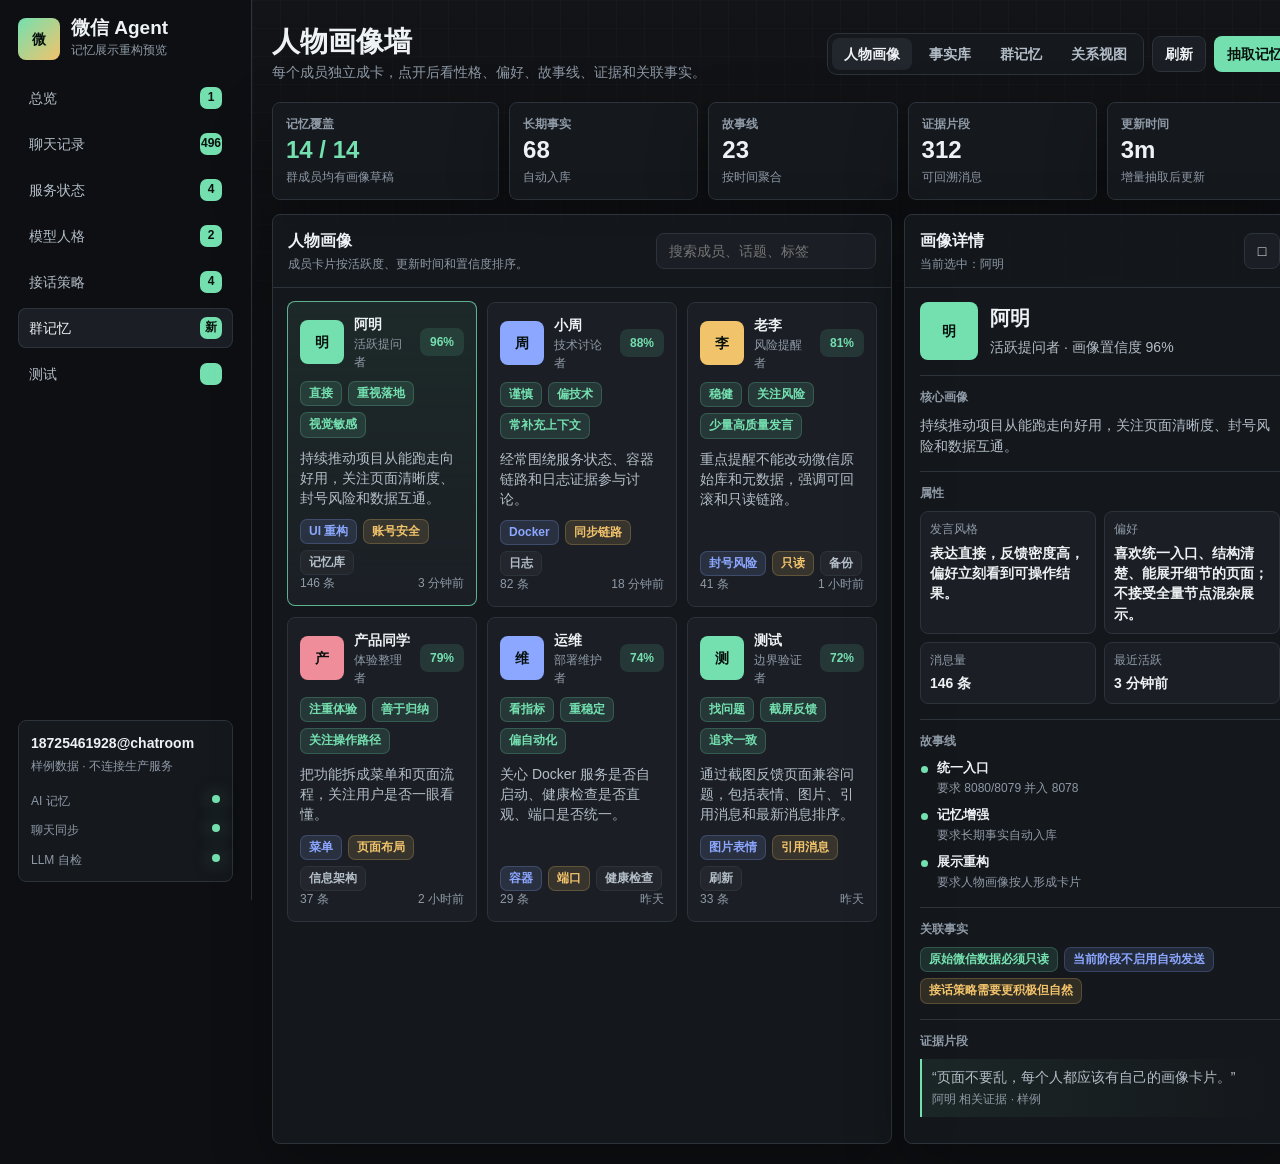
<file: design_mockups/memory-redesign-preview.html>
<!doctype html>
<html lang="zh-CN">
  <head>
    <meta charset="utf-8" />
    <meta name="viewport" content="width=device-width, initial-scale=1" />
    <title>记忆展示重构预览</title>
    <style>
      :root {
        color-scheme: dark;
        --bg: #0d0f12;
        --surface: #15181d;
        --surface-2: #1b1f25;
        --surface-3: #22272e;
        --line: #2c333b;
        --line-soft: rgba(255, 255, 255, 0.075);
        --text: #eef2f4;
        --muted: #8f9aa7;
        --muted-2: #b4bec8;
        --green: #74e0b0;
        --green-soft: rgba(116, 224, 176, 0.12);
        --blue: #8ca7ff;
        --blue-soft: rgba(140, 167, 255, 0.13);
        --amber: #f1c36b;
        --amber-soft: rgba(241, 195, 107, 0.13);
        --rose: #ef8d9a;
        --rose-soft: rgba(239, 141, 154, 0.13);
        --shadow: 0 20px 60px rgba(0, 0, 0, 0.28);
      }

      * { box-sizing: border-box; }
      html, body { min-height: 100%; }
      body {
        margin: 0;
        background:
          linear-gradient(180deg, rgba(255,255,255,0.018), transparent 240px),
          var(--bg);
        color: var(--text);
        font: 14px/1.45 -apple-system, BlinkMacSystemFont, "Segoe UI", sans-serif;
      }
      body::before {
        content: "";
        position: fixed;
        inset: 0;
        pointer-events: none;
        opacity: 0.28;
        background-image:
          linear-gradient(var(--line-soft) 1px, transparent 1px),
          linear-gradient(90deg, var(--line-soft) 1px, transparent 1px);
        background-size: 28px 28px;
        mask-image: linear-gradient(180deg, black, transparent 72%);
      }
      button, input, select { font: inherit; }
      button { cursor: pointer; }
      h1, h2, h3, h4, p { margin: 0; letter-spacing: 0; }

      .shell {
        min-height: 100vh;
        display: grid;
        grid-template-columns: 252px minmax(0, 1fr);
      }

      .sidebar {
        position: sticky;
        top: 0;
        height: 100vh;
        padding: 18px;
        background: rgba(14, 16, 19, 0.92);
        border-right: 1px solid var(--line);
        display: grid;
        grid-template-rows: auto auto 1fr auto;
        gap: 18px;
      }

      .brand {
        display: grid;
        grid-template-columns: 42px minmax(0, 1fr);
        gap: 11px;
        align-items: center;
      }
      .mark {
        width: 42px;
        height: 42px;
        border-radius: 8px;
        display: grid;
        place-items: center;
        color: #06100c;
        background: linear-gradient(135deg, var(--green), var(--amber));
        font-weight: 950;
      }
      .brand h1 { font-size: 19px; line-height: 1.1; }
      .brand p { color: var(--muted); margin-top: 3px; font-size: 12px; }

      .nav {
        display: grid;
        gap: 6px;
      }
      .nav button {
        min-height: 40px;
        border: 0;
        border-radius: 8px;
        padding: 0 11px;
        display: flex;
        align-items: center;
        justify-content: space-between;
        background: transparent;
        color: var(--muted-2);
        text-align: left;
      }
      .nav button.active {
        color: var(--text);
        background: var(--surface-2);
        box-shadow: inset 0 0 0 1px var(--line);
      }
      .nav span {
        min-width: 22px;
        height: 22px;
        border-radius: 7px;
        display: grid;
        place-items: center;
        color: #06100c;
        background: var(--green);
        font-size: 12px;
        font-weight: 850;
      }

      .mini-status {
        border: 1px solid var(--line);
        border-radius: 8px;
        padding: 12px;
        background: var(--surface);
      }
      .mini-status strong, .mini-status span { display: block; }
      .mini-status span { color: var(--muted); margin-top: 5px; font-size: 12px; }
      .dotline {
        margin-top: 12px;
        display: grid;
        gap: 7px;
      }
      .dotline div {
        display: flex;
        justify-content: space-between;
        gap: 10px;
        color: var(--muted-2);
        font-size: 12px;
      }
      .dotline i {
        width: 8px;
        height: 8px;
        border-radius: 50%;
        background: var(--green);
        box-shadow: 0 0 18px rgba(116, 224, 176, 0.5);
        align-self: center;
      }

      .main {
        position: relative;
        min-width: 0;
        padding: 20px;
        display: grid;
        grid-template-rows: auto auto minmax(0, 1fr);
        gap: 14px;
      }

      .topbar {
        min-height: 68px;
        display: flex;
        align-items: center;
        justify-content: space-between;
        gap: 16px;
      }
      .topbar h2 {
        font-size: 28px;
        line-height: 1.12;
      }
      .topbar p {
        margin-top: 5px;
        color: var(--muted);
      }
      .top-actions {
        display: flex;
        gap: 8px;
        align-items: center;
        flex-wrap: wrap;
      }
      .btn, .seg button, .icon-btn {
        border: 1px solid var(--line);
        border-radius: 8px;
        min-height: 36px;
        padding: 0 12px;
        color: var(--text);
        background: var(--surface-2);
        font-weight: 760;
      }
      .btn.primary {
        border-color: transparent;
        color: #07100c;
        background: var(--green);
      }
      .icon-btn {
        width: 36px;
        padding: 0;
        display: grid;
        place-items: center;
      }
      .seg {
        display: flex;
        gap: 5px;
        padding: 4px;
        background: var(--surface);
        border: 1px solid var(--line);
        border-radius: 10px;
      }
      .seg button {
        border: 0;
        min-height: 32px;
        background: transparent;
        color: var(--muted-2);
      }
      .seg button.active {
        color: var(--text);
        background: var(--surface-3);
      }

      .metrics {
        display: grid;
        grid-template-columns: 1.2fr repeat(4, minmax(0, 1fr));
        gap: 10px;
      }
      .metric {
        min-height: 76px;
        padding: 13px;
        border: 1px solid var(--line);
        border-radius: 8px;
        background: var(--surface);
        box-shadow: var(--shadow);
      }
      .metric label {
        color: var(--muted);
        display: block;
        font-size: 12px;
        font-weight: 800;
      }
      .metric strong {
        display: block;
        margin-top: 5px;
        font-size: 24px;
        line-height: 1;
      }
      .metric small {
        display: block;
        margin-top: 7px;
        color: var(--muted);
      }
      .metric.wide strong { color: var(--green); }

      .page {
        min-height: 0;
        display: none;
      }
      .page.active {
        display: grid;
      }

      .panel {
        border: 1px solid var(--line);
        border-radius: 8px;
        background: rgba(21, 24, 29, 0.92);
        box-shadow: var(--shadow);
        min-width: 0;
      }
      .panel-head {
        min-height: 58px;
        padding: 14px 15px;
        border-bottom: 1px solid var(--line);
        display: flex;
        align-items: center;
        justify-content: space-between;
        gap: 12px;
      }
      .panel-head h3 { font-size: 16px; }
      .panel-head p { color: var(--muted); margin-top: 3px; font-size: 12px; }

      .search {
        height: 36px;
        width: 220px;
        min-width: 120px;
        border: 1px solid var(--line);
        border-radius: 8px;
        padding: 0 12px;
        outline: none;
        color: var(--text);
        background: var(--surface-2);
      }

      .profile-layout {
        min-height: 0;
        display: grid;
        grid-template-columns: minmax(620px, 1fr) 392px;
        gap: 12px;
      }
      .profile-wall {
        min-height: 0;
        display: grid;
        grid-template-rows: auto minmax(0, 1fr);
      }
      .profile-grid {
        min-height: 0;
        overflow: auto;
        padding: 14px;
        display: grid;
        grid-template-columns: repeat(3, minmax(0, 1fr));
        align-content: start;
        gap: 10px;
      }
      .person-card {
        border: 1px solid var(--line);
        border-radius: 8px;
        padding: 12px;
        background: var(--surface-2);
        min-height: 176px;
        display: grid;
        grid-template-rows: auto auto 1fr auto;
        gap: 10px;
        text-align: left;
        color: inherit;
        transition: border-color 160ms ease, transform 160ms ease, background 160ms ease;
      }
      .person-card:hover,
      .person-card.active {
        border-color: rgba(116, 224, 176, 0.76);
        background: linear-gradient(180deg, rgba(116, 224, 176, 0.095), var(--surface-2));
        transform: translateY(-1px);
      }
      .person-top {
        display: grid;
        grid-template-columns: 44px minmax(0, 1fr) auto;
        gap: 10px;
        align-items: center;
      }
      .avatar {
        width: 44px;
        height: 44px;
        border-radius: 8px;
        display: grid;
        place-items: center;
        color: #06100c;
        background: var(--green);
        font-weight: 950;
      }
      .avatar.blue { background: var(--blue); }
      .avatar.amber { background: var(--amber); }
      .avatar.rose { background: var(--rose); }
      .person-top strong {
        display: block;
        white-space: nowrap;
        overflow: hidden;
        text-overflow: ellipsis;
      }
      .person-top span {
        display: block;
        color: var(--muted);
        margin-top: 2px;
        font-size: 12px;
      }
      .score {
        min-width: 44px;
        height: 28px;
        display: grid;
        place-items: center;
        border-radius: 8px;
        color: var(--green);
        background: var(--green-soft);
        font-size: 12px;
        font-weight: 850;
      }
      .trait-row, .tag-row {
        display: flex;
        flex-wrap: wrap;
        gap: 6px;
      }
      .chip {
        min-height: 24px;
        padding: 3px 8px;
        display: inline-flex;
        align-items: center;
        border-radius: 7px;
        border: 1px solid var(--line);
        color: var(--muted-2);
        background: rgba(255,255,255,0.035);
        font-size: 12px;
        font-weight: 760;
      }
      .chip.green { color: var(--green); background: var(--green-soft); border-color: rgba(116,224,176,0.22); }
      .chip.blue { color: var(--blue); background: var(--blue-soft); border-color: rgba(140,167,255,0.22); }
      .chip.amber { color: var(--amber); background: var(--amber-soft); border-color: rgba(241,195,107,0.22); }
      .chip.rose { color: var(--rose); background: var(--rose-soft); border-color: rgba(239,141,154,0.22); }
      .person-card p {
        color: var(--muted-2);
        min-height: 42px;
      }
      .person-meta {
        display: flex;
        justify-content: space-between;
        gap: 10px;
        color: var(--muted);
        font-size: 12px;
      }

      .detail {
        min-height: 0;
        overflow: hidden;
        display: grid;
        grid-template-rows: auto minmax(0, 1fr);
      }
      .detail-body {
        min-height: 0;
        overflow: auto;
        padding: 14px 15px 16px;
        display: grid;
        align-content: start;
        gap: 15px;
      }
      .profile-hero {
        display: grid;
        grid-template-columns: 58px minmax(0, 1fr);
        gap: 12px;
        align-items: center;
      }
      .profile-hero .avatar {
        width: 58px;
        height: 58px;
      }
      .profile-hero h3 { font-size: 20px; }
      .profile-hero p { color: var(--muted); margin-top: 4px; }
      .section {
        border-top: 1px solid var(--line);
        padding-top: 13px;
      }
      .section:first-child {
        border-top: 0;
        padding-top: 0;
      }
      .section h4 {
        margin: 0 0 9px;
        font-size: 12px;
        color: var(--muted);
        font-weight: 850;
      }
      .section p { color: var(--muted-2); }
      .kv {
        display: grid;
        grid-template-columns: repeat(2, minmax(0, 1fr));
        gap: 8px;
      }
      .kv div {
        padding: 9px;
        border: 1px solid var(--line);
        border-radius: 8px;
        background: var(--surface-2);
      }
      .kv span {
        display: block;
        color: var(--muted);
        font-size: 12px;
      }
      .kv strong {
        display: block;
        margin-top: 4px;
        font-size: 14px;
      }
      .timeline {
        display: grid;
        gap: 9px;
      }
      .event {
        position: relative;
        padding: 0 0 0 17px;
      }
      .event::before {
        content: "";
        position: absolute;
        left: 1px;
        top: 7px;
        width: 7px;
        height: 7px;
        border-radius: 50%;
        background: var(--green);
      }
      .event strong { display: block; font-size: 13px; }
      .event span { display: block; color: var(--muted); margin-top: 2px; font-size: 12px; }

      .facts-layout {
        min-height: 0;
        display: grid;
        grid-template-columns: 300px minmax(0, 1fr) 340px;
        gap: 12px;
      }
      .filters {
        padding: 14px;
        display: grid;
        align-content: start;
        gap: 12px;
      }
      .filter-block {
        display: grid;
        gap: 8px;
      }
      .filter-block h4 {
        color: var(--muted);
        margin: 0;
        font-size: 12px;
      }
      .filter-item {
        border: 1px solid var(--line);
        border-radius: 8px;
        padding: 10px;
        background: var(--surface-2);
        display: flex;
        justify-content: space-between;
        gap: 8px;
      }
      .filter-item strong { font-size: 13px; }
      .filter-item span { color: var(--muted); font-size: 12px; }
      .fact-workbench {
        min-height: 0;
        display: grid;
        grid-template-rows: auto minmax(0, 1fr);
      }
      .fact-lanes {
        min-height: 0;
        overflow: auto;
        padding: 14px;
        display: grid;
        grid-template-columns: repeat(3, minmax(260px, 1fr));
        gap: 10px;
      }
      .lane {
        border: 1px solid var(--line);
        border-radius: 8px;
        background: var(--surface-2);
        min-height: 0;
        display: grid;
        grid-template-rows: auto 1fr;
      }
      .lane h4 {
        margin: 0;
        padding: 12px;
        border-bottom: 1px solid var(--line);
        color: var(--text);
        font-size: 14px;
      }
      .lane-list {
        padding: 10px;
        display: grid;
        gap: 8px;
        align-content: start;
      }
      .fact-card {
        border: 1px solid var(--line);
        border-radius: 8px;
        padding: 10px;
        background: #121519;
        display: grid;
        gap: 8px;
      }
      .fact-card strong { font-size: 13px; }
      .fact-card p {
        color: var(--muted-2);
        display: -webkit-box;
        -webkit-line-clamp: 3;
        -webkit-box-orient: vertical;
        overflow: hidden;
      }
      .fact-meta {
        display: flex;
        justify-content: space-between;
        gap: 8px;
        color: var(--muted);
        font-size: 12px;
      }
      .evidence {
        padding: 14px;
        overflow: auto;
      }
      .quote {
        border-left: 2px solid var(--green);
        padding: 8px 0 8px 10px;
        color: var(--muted-2);
        background: linear-gradient(90deg, rgba(116,224,176,0.08), transparent);
        margin-bottom: 10px;
      }
      .quote span {
        display: block;
        margin-top: 4px;
        color: var(--muted);
        font-size: 12px;
      }

      .memory-layout {
        min-height: 0;
        display: grid;
        grid-template-columns: minmax(0, 1fr) 366px;
        gap: 12px;
      }
      .story-board {
        min-height: 0;
        display: grid;
        grid-template-rows: auto minmax(0, 1fr);
      }
      .story-list {
        min-height: 0;
        overflow: auto;
        padding: 14px;
        display: grid;
        align-content: start;
        gap: 12px;
      }
      .story {
        border: 1px solid var(--line);
        border-radius: 8px;
        background: var(--surface-2);
        display: grid;
        grid-template-columns: 136px minmax(0, 1fr);
      }
      .story-time {
        padding: 14px;
        border-right: 1px solid var(--line);
        color: var(--muted);
      }
      .story-time strong {
        display: block;
        color: var(--text);
        font-size: 18px;
      }
      .story-content {
        padding: 14px;
        display: grid;
        gap: 9px;
      }
      .story-content h4 {
        margin: 0;
        color: var(--text);
        font-size: 15px;
      }
      .story-content p { color: var(--muted-2); }

      .relation-layout {
        min-height: 0;
        display: grid;
        grid-template-columns: 284px minmax(0, 1fr) 354px;
        gap: 12px;
      }
      .focus-list {
        padding: 12px;
        display: grid;
        gap: 8px;
        align-content: start;
      }
      .focus-item {
        border: 1px solid var(--line);
        border-radius: 8px;
        padding: 10px;
        background: var(--surface-2);
        display: grid;
        grid-template-columns: 36px 1fr;
        gap: 9px;
        align-items: center;
      }
      .focus-item.active { border-color: rgba(116,224,176,0.62); }
      .focus-item .avatar {
        width: 36px;
        height: 36px;
      }
      .focus-item strong {
        display: block;
        white-space: nowrap;
        overflow: hidden;
        text-overflow: ellipsis;
      }
      .focus-item span {
        color: var(--muted);
        font-size: 12px;
      }
      .relation-map {
        position: relative;
        overflow: hidden;
        min-height: 0;
      }
      .map-canvas {
        position: absolute;
        inset: 14px;
        border: 1px solid var(--line);
        border-radius: 8px;
        background:
          linear-gradient(90deg, rgba(255,255,255,0.035) 1px, transparent 1px),
          linear-gradient(rgba(255,255,255,0.035) 1px, transparent 1px),
          #101317;
        background-size: 48px 48px;
      }
      .map-canvas svg {
        position: absolute;
        inset: 0;
        width: 100%;
        height: 100%;
      }
      .map-node {
        position: absolute;
        width: 138px;
        min-height: 58px;
        border: 1px solid var(--line);
        border-radius: 8px;
        padding: 9px;
        background: rgba(27,31,37,0.96);
        box-shadow: 0 10px 24px rgba(0,0,0,0.25);
      }
      .map-node.center {
        width: 164px;
        min-height: 76px;
        border-color: rgba(116,224,176,0.75);
        background: linear-gradient(180deg, rgba(116,224,176,0.15), rgba(27,31,37,0.96));
      }
      .map-node strong {
        display: block;
        white-space: nowrap;
        overflow: hidden;
        text-overflow: ellipsis;
      }
      .map-node span {
        display: block;
        color: var(--muted);
        margin-top: 4px;
        font-size: 12px;
      }
      .pulse {
        animation: pulse 2.4s ease-in-out infinite;
      }
      @keyframes pulse {
        0%, 100% { box-shadow: 0 0 0 rgba(116,224,176,0); }
        50% { box-shadow: 0 0 24px rgba(116,224,176,0.2); }
      }

      .tags-panel {
        min-height: 0;
        overflow: auto;
        padding: 14px;
        display: grid;
        align-content: start;
        gap: 12px;
      }
      .tag-group {
        border-top: 1px solid var(--line);
        padding-top: 12px;
      }
      .tag-group:first-child {
        border-top: 0;
        padding-top: 0;
      }
      .tag-group h4 {
        margin: 0 0 8px;
        color: var(--muted);
        font-size: 12px;
      }

      @media (max-width: 1180px) {
        .shell { grid-template-columns: 210px minmax(0, 1fr); }
        .profile-layout,
        .facts-layout,
        .memory-layout,
        .relation-layout { grid-template-columns: 1fr; }
        .detail, .evidence { max-height: 520px; }
        .profile-grid { grid-template-columns: repeat(2, minmax(0, 1fr)); }
        .metrics { grid-template-columns: repeat(2, minmax(0, 1fr)); }
      }
    </style>
  </head>
  <body>
    <div class="shell">
      <aside class="sidebar">
        <div class="brand">
          <div class="mark">微</div>
          <div>
            <h1>微信 Agent</h1>
            <p>记忆展示重构预览</p>
          </div>
        </div>

        <nav class="nav" aria-label="预览菜单">
          <button type="button">总览 <span>1</span></button>
          <button type="button">聊天记录 <span>496</span></button>
          <button type="button">服务状态 <span>4</span></button>
          <button type="button">模型人格 <span>2</span></button>
          <button type="button">接话策略 <span>4</span></button>
          <button class="active" type="button">群记忆 <span>新</span></button>
          <button type="button">测试 <span></span></button>
        </nav>

        <div></div>

        <section class="mini-status">
          <strong>18725461928@chatroom</strong>
          <span>样例数据 · 不连接生产服务</span>
          <div class="dotline">
            <div><span>AI 记忆</span><i></i></div>
            <div><span>聊天同步</span><i></i></div>
            <div><span>LLM 自检</span><i></i></div>
          </div>
        </section>
      </aside>

      <main class="main">
        <header class="topbar">
          <div>
            <h2 id="pageTitle">人物画像墙</h2>
            <p id="pageSubtitle">每个成员独立成卡，点开后看性格、偏好、故事线、证据和关联事实。</p>
          </div>
          <div class="top-actions">
            <div class="seg" aria-label="方案切换">
              <button class="active" type="button" data-tab="people">人物画像</button>
              <button type="button" data-tab="facts">事实库</button>
              <button type="button" data-tab="memory">群记忆</button>
              <button type="button" data-tab="relations">关系视图</button>
            </div>
            <button class="btn" type="button">刷新</button>
            <button class="btn primary" type="button">抽取记忆</button>
          </div>
        </header>

        <section class="metrics" aria-label="记忆指标">
          <article class="metric wide"><label>记忆覆盖</label><strong>14 / 14</strong><small>群成员均有画像草稿</small></article>
          <article class="metric"><label>长期事实</label><strong>68</strong><small>自动入库</small></article>
          <article class="metric"><label>故事线</label><strong>23</strong><small>按时间聚合</small></article>
          <article class="metric"><label>证据片段</label><strong>312</strong><small>可回溯消息</small></article>
          <article class="metric"><label>更新时间</label><strong>3m</strong><small>增量抽取后更新</small></article>
        </section>

        <section class="page active" data-page="people">
          <div class="profile-layout">
            <section class="panel profile-wall">
              <div class="panel-head">
                <div>
                  <h3>人物画像</h3>
                  <p>成员卡片按活跃度、更新时间和置信度排序。</p>
                </div>
                <input class="search" placeholder="搜索成员、话题、标签" />
              </div>
              <div class="profile-grid" id="profileGrid"></div>
            </section>

            <aside class="panel detail">
              <div class="panel-head">
                <div>
                  <h3>画像详情</h3>
                  <p id="detailHint">当前选中：阿明</p>
                </div>
                <button class="icon-btn" type="button" aria-label="固定详情">□</button>
              </div>
              <div class="detail-body" id="profileDetail"></div>
            </aside>
          </div>
        </section>

        <section class="page" data-page="facts">
          <div class="facts-layout">
            <aside class="panel filters">
              <div class="filter-block">
                <h4>事实分类</h4>
                <div class="filter-item"><strong>群共识</strong><span>18</span></div>
                <div class="filter-item"><strong>人物事实</strong><span>21</span></div>
                <div class="filter-item"><strong>项目资料</strong><span>11</span></div>
                <div class="filter-item"><strong>事件节点</strong><span>12</span></div>
                <div class="filter-item"><strong>待确认</strong><span>6</span></div>
              </div>
              <div class="filter-block">
                <h4>置信度</h4>
                <div class="tag-row">
                  <span class="chip green">高</span>
                  <span class="chip amber">中</span>
                  <span class="chip rose">冲突</span>
                </div>
              </div>
              <div class="filter-block">
                <h4>关联对象</h4>
                <div class="tag-row">
                  <span class="chip">阿明</span>
                  <span class="chip">小周</span>
                  <span class="chip">测试群</span>
                  <span class="chip">部署</span>
                </div>
              </div>
            </aside>

            <section class="panel fact-workbench">
              <div class="panel-head">
                <div>
                  <h3>事实工作台</h3>
                  <p>事实按类型分栏，展示结论、来源、置信度和关联人物。</p>
                </div>
                <input class="search" placeholder="搜索事实内容" />
              </div>
              <div class="fact-lanes">
                <section class="lane">
                  <h4>群共识</h4>
                  <div class="lane-list">
                    <article class="fact-card">
                      <strong>群里正在测试微信容器与 AI 记忆库的联动。</strong>
                      <p>讨论重点是聊天记录同步、增量入库、长期事实和后续自动回复。</p>
                      <div class="fact-meta"><span>置信度 96%</span><span>12 条证据</span></div>
                    </article>
                    <article class="fact-card">
                      <strong>8078 是统一控制台入口。</strong>
                      <p>8080 和 8079 已被合并进统一页面，不再作为独立入口保留。</p>
                      <div class="fact-meta"><span>置信度 98%</span><span>8 条证据</span></div>
                    </article>
                  </div>
                </section>
                <section class="lane">
                  <h4>人物事实</h4>
                  <div class="lane-list">
                    <article class="fact-card">
                      <strong>用户偏好直接、清晰、可视化的管理页面。</strong>
                      <p>多次强调 UI 不能乱，图谱不能遮挡，人物画像要按人组织。</p>
                      <div class="fact-meta"><span>置信度 94%</span><span>16 条证据</span></div>
                    </article>
                    <article class="fact-card">
                      <strong>用户希望机器人群聊接话更积极。</strong>
                      <p>评分策略应减少沉默负分，但仍要像人一样自然介入。</p>
                      <div class="fact-meta"><span>置信度 91%</span><span>9 条证据</span></div>
                    </article>
                  </div>
                </section>
                <section class="lane">
                  <h4>项目资料</h4>
                  <div class="lane-list">
                    <article class="fact-card">
                      <strong>原始微信数据只读，派生数据写入 runtime。</strong>
                      <p>系统不得修改微信原始数据库和元数据，降低封号风险。</p>
                      <div class="fact-meta"><span>置信度 99%</span><span>14 条证据</span></div>
                    </article>
                    <article class="fact-card">
                      <strong>当前不启用自动发送。</strong>
                      <p>回复功能暂时只做预览和评分，不向微信客户端提交消息。</p>
                      <div class="fact-meta"><span>置信度 97%</span><span>7 条证据</span></div>
                    </article>
                  </div>
                </section>
              </div>
            </section>

            <aside class="panel">
              <div class="panel-head">
                <div>
                  <h3>证据链</h3>
                  <p>事实卡选中后显示可回溯消息。</p>
                </div>
              </div>
              <div class="evidence">
                <div class="quote">“8080 不做任何其他功能了，他的作用只是我来查看目前聊天记录的。”<span>用户 · 2026-06-14</span></div>
                <div class="quote">“都完整合并到 http://localhost:8078/ 里啊。”<span>用户 · 2026-06-14</span></div>
                <div class="quote">“不要影响元数据，这样会被封号的风险。”<span>用户 · 2026-06-14</span></div>
              </div>
            </aside>
          </div>
        </section>

        <section class="page" data-page="memory">
          <div class="memory-layout">
            <section class="panel story-board">
              <div class="panel-head">
                <div>
                  <h3>群记忆时间线</h3>
                  <p>把零散聊天整理成可读故事线，摘要、人物和事实互相引用。</p>
                </div>
                <div class="tag-row">
                  <span class="chip green">今天</span>
                  <span class="chip">近 7 天</span>
                  <span class="chip">全部</span>
                </div>
              </div>
              <div class="story-list">
                <article class="story">
                  <div class="story-time"><strong>21:40</strong><span>展示重构</span></div>
                  <div class="story-content">
                    <h4>从全局图谱改为结构化记忆页面</h4>
                    <p>用户指出全量知识图谱过乱，要求人物、事实和标签独立组织，成员画像以卡片方式展示，关系图只作为聚焦视图。</p>
                    <div class="tag-row"><span class="chip green">人物画像</span><span class="chip blue">事实库</span><span class="chip amber">关系视图</span></div>
                  </div>
                </article>
                <article class="story">
                  <div class="story-time"><strong>20:58</strong><span>接话策略</span></div>
                  <div class="story-content">
                    <h4>评分策略更积极但保持自然</h4>
                    <p>对需要回答的问题提高接话倾向，减少“沉默负分”，长期事实自动判断入库，不再要求人工审核。</p>
                    <div class="tag-row"><span class="chip rose">接话评分</span><span class="chip green">自动事实</span></div>
                  </div>
                </article>
                <article class="story">
                  <div class="story-time"><strong>19:30</strong><span>统一控制台</span></div>
                  <div class="story-content">
                    <h4>8078 成为唯一后台入口</h4>
                    <p>聊天记录、服务状态、模型配置、人格、接话、记忆和测试都合并到统一菜单，8080 与 8079 不再作为独立页面存在。</p>
                    <div class="tag-row"><span class="chip blue">服务状态</span><span class="chip amber">聊天记录</span></div>
                  </div>
                </article>
              </div>
            </section>
            <aside class="panel">
              <div class="panel-head">
                <div>
                  <h3>标签索引</h3>
                  <p>全部标签按语义分组，不再铺满画布。</p>
                </div>
              </div>
              <div class="tags-panel">
                <section class="tag-group">
                  <h4>人物</h4>
                  <div class="tag-row"><span class="chip green">阿明</span><span class="chip">小周</span><span class="chip">老李</span><span class="chip">产品同学</span></div>
                </section>
                <section class="tag-group">
                  <h4>主题</h4>
                  <div class="tag-row"><span class="chip blue">Docker</span><span class="chip blue">微信数据</span><span class="chip blue">LLM</span><span class="chip blue">UI 重构</span></div>
                </section>
                <section class="tag-group">
                  <h4>事实类型</h4>
                  <div class="tag-row"><span class="chip amber">项目约束</span><span class="chip amber">用户偏好</span><span class="chip amber">运行状态</span></div>
                </section>
                <section class="tag-group">
                  <h4>风险</h4>
                  <div class="tag-row"><span class="chip rose">原始库只读</span><span class="chip rose">不自动发送</span><span class="chip rose">账号安全</span></div>
                </section>
              </div>
            </aside>
          </div>
        </section>

        <section class="page" data-page="relations">
          <div class="relation-layout">
            <aside class="panel">
              <div class="panel-head">
                <div>
                  <h3>聚焦对象</h3>
                  <p>每次只看一个对象的关系。</p>
                </div>
              </div>
              <div class="focus-list">
                <div class="focus-item active"><div class="avatar">明</div><div><strong>阿明</strong><span>12 个关系节点</span></div></div>
                <div class="focus-item"><div class="avatar blue">周</div><div><strong>小周</strong><span>9 个关系节点</span></div></div>
                <div class="focus-item"><div class="avatar amber">群</div><div><strong>测试群</strong><span>31 个关系节点</span></div></div>
                <div class="focus-item"><div class="avatar rose">项</div><div><strong>AI 记忆项目</strong><span>18 个关系节点</span></div></div>
              </div>
            </aside>

            <section class="panel relation-map">
              <div class="panel-head">
                <div>
                  <h3>关系视图</h3>
                  <p>固定分区布局，节点不会互相遮挡。</p>
                </div>
                <div class="top-actions">
                  <button class="icon-btn" type="button" aria-label="缩小">-</button>
                  <button class="btn" type="button">复位</button>
                  <button class="icon-btn" type="button" aria-label="放大">+</button>
                </div>
              </div>
              <div class="map-canvas">
                <svg viewBox="0 0 760 560" preserveAspectRatio="none" aria-hidden="true">
                  <path d="M382 280 C260 130 180 118 92 98" stroke="rgba(116,224,176,0.62)" stroke-width="2" fill="none" />
                  <path d="M382 280 C272 234 198 236 96 238" stroke="rgba(140,167,255,0.62)" stroke-width="2" fill="none" />
                  <path d="M382 280 C270 420 184 432 92 450" stroke="rgba(241,195,107,0.62)" stroke-width="2" fill="none" />
                  <path d="M382 280 C498 138 590 126 668 98" stroke="rgba(116,224,176,0.62)" stroke-width="2" fill="none" />
                  <path d="M382 280 C516 272 594 274 670 276" stroke="rgba(140,167,255,0.62)" stroke-width="2" fill="none" />
                  <path d="M382 280 C498 424 590 434 670 456" stroke="rgba(239,141,154,0.62)" stroke-width="2" fill="none" />
                </svg>
                <div class="map-node center pulse" style="left: calc(50% - 82px); top: calc(50% - 38px);"><strong>阿明</strong><span>活跃提问者 · 偏执行落地</span></div>
                <div class="map-node" style="left: 36px; top: 48px;"><strong>UI 重构</strong><span>强关联主题</span></div>
                <div class="map-node" style="left: 40px; top: 220px;"><strong>接话策略</strong><span>历史偏好</span></div>
                <div class="map-node" style="left: 38px; bottom: 46px;"><strong>账号安全</strong><span>关键约束</span></div>
                <div class="map-node" style="right: 34px; top: 50px;"><strong>小周</strong><span>共同讨论者</span></div>
                <div class="map-node" style="right: 36px; top: 258px;"><strong>8078 控制台</strong><span>项目对象</span></div>
                <div class="map-node" style="right: 34px; bottom: 40px;"><strong>不自动发送</strong><span>事实约束</span></div>
              </div>
            </section>

            <aside class="panel">
              <div class="panel-head">
                <div>
                  <h3>关系摘要</h3>
                  <p>选中对象的一跳关系和证据。</p>
                </div>
              </div>
              <div class="detail-body">
                <section class="section">
                  <h4>核心画像</h4>
                  <p>阿明在群里主要推动“能不能落地”和“页面是否好用”的讨论，偏好可视化、可验证、低风险的方案。</p>
                </section>
                <section class="section">
                  <h4>强关系</h4>
                  <div class="tag-row"><span class="chip green">UI 重构</span><span class="chip blue">接话评分</span><span class="chip amber">记忆入库</span><span class="chip rose">元数据风险</span></div>
                </section>
                <section class="section">
                  <h4>事实连接</h4>
                  <div class="timeline">
                    <div class="event"><strong>要求人物卡片独立展示</strong><span>来自 3 条连续反馈</span></div>
                    <div class="event"><strong>要求事实按类型整理</strong><span>来自知识图谱混乱反馈</span></div>
                    <div class="event"><strong>要求关系图可缩放拖拽</strong><span>来自节点遮挡反馈</span></div>
                  </div>
                </section>
              </div>
            </aside>
          </div>
        </section>
      </main>
    </div>

    <script>
      const profiles = [
        {
          id: "aming",
          name: "阿明",
          role: "活跃提问者",
          avatar: "明",
          color: "",
          score: "96%",
          traits: ["直接", "重视落地", "视觉敏感"],
          tags: ["UI 重构", "账号安全", "记忆库"],
          summary: "持续推动项目从能跑走向好用，关注页面清晰度、封号风险和数据互通。",
          messages: "146 条",
          last: "3 分钟前",
          detail: {
            tone: "表达直接，反馈密度高，偏好立刻看到可操作结果。",
            preference: "喜欢统一入口、结构清楚、能展开细节的页面；不接受全量节点混杂展示。",
            storyline: [
              ["统一入口", "要求 8080/8079 并入 8078"],
              ["记忆增强", "要求长期事实自动入库"],
              ["展示重构", "要求人物画像按人形成卡片"]
            ],
            facts: ["原始微信数据必须只读", "当前阶段不启用自动发送", "接话策略需要更积极但自然"]
          }
        },
        {
          id: "xiaozhou",
          name: "小周",
          role: "技术讨论者",
          avatar: "周",
          color: "blue",
          score: "88%",
          traits: ["谨慎", "偏技术", "常补充上下文"],
          tags: ["Docker", "同步链路", "日志"],
          summary: "经常围绕服务状态、容器链路和日志证据参与讨论。",
          messages: "82 条",
          last: "18 分钟前",
          detail: {
            tone: "偏理性，喜欢用状态和日志判断问题。",
            preference: "希望服务状态能明确显示容器、端口、同步和索引差值。",
            storyline: [["服务状态", "推动统一状态页面"], ["聊天同步", "关注增量同步是否漏消息"], ["模型自检", "关注 LLM 通断检测"]],
            facts: ["服务状态需要覆盖全部容器", "聊天记录最新消息要在最上方", "LLM 配置需要保存和自检"]
          }
        },
        {
          id: "laoli",
          name: "老李",
          role: "风险提醒者",
          avatar: "李",
          color: "amber",
          score: "81%",
          traits: ["稳健", "关注风险", "少量高质量发言"],
          tags: ["封号风险", "只读", "备份"],
          summary: "重点提醒不能改动微信原始库和元数据，强调可回滚和只读链路。",
          messages: "41 条",
          last: "1 小时前",
          detail: {
            tone: "短句为主，通常直接指出风险点。",
            preference: "偏好先验证、再上线，不希望影响微信登录状态。",
            storyline: [["账号安全", "多次强调不要触碰元数据"], ["数据链路", "建议派生库独立保存"], ["部署", "关注容器重启影响"]],
            facts: ["微信容器不应随意重启", "派生数据库位于 runtime", "聊天同步应避免阻塞微信进程"]
          }
        },
        {
          id: "chanpin",
          name: "产品同学",
          role: "体验整理者",
          avatar: "产",
          color: "rose",
          score: "79%",
          traits: ["注重体验", "善于归纳", "关注操作路径"],
          tags: ["菜单", "页面布局", "信息架构"],
          summary: "把功能拆成菜单和页面流程，关注用户是否一眼看懂。",
          messages: "37 条",
          last: "2 小时前",
          detail: {
            tone: "常用对比和分组说明问题。",
            preference: "喜欢菜单稳定、内容分区明确、操作入口不混乱。",
            storyline: [["控制台", "建议多菜单管理模型、人格和记忆"], ["图谱", "建议从全局改成聚焦"], ["事实库", "建议分类和证据链"]],
            facts: ["人物画像要独立展示", "事实要能搜索过滤", "标签要按语义分组"]
          }
        },
        {
          id: "yunwei",
          name: "运维",
          role: "部署维护者",
          avatar: "维",
          color: "blue",
          score: "74%",
          traits: ["看指标", "重稳定", "偏自动化"],
          tags: ["容器", "端口", "健康检查"],
          summary: "关心 Docker 服务是否自启动、健康检查是否直观、端口是否统一。",
          messages: "29 条",
          last: "昨天",
          detail: {
            tone: "偏命令和指标，少闲聊。",
            preference: "希望一页能看到容器、端口、索引、媒体同步和 LLM 状态。",
            storyline: [["Docker", "确认 ARM64 可运行"], ["服务合并", "去掉独立 8080/8079"], ["状态页", "补齐服务状态卡片"]],
            facts: ["8078 是统一入口", "服务列表应显示 wechat-selkies", "AI 记忆和聊天同步需要健康状态"]
          }
        },
        {
          id: "ceshi",
          name: "测试",
          role: "边界验证者",
          avatar: "测",
          color: "",
          score: "72%",
          traits: ["找问题", "截屏反馈", "追求一致"],
          tags: ["图片表情", "引用消息", "刷新"],
          summary: "通过截图反馈页面兼容问题，包括表情、图片、引用消息和最新消息排序。",
          messages: "33 条",
          last: "昨天",
          detail: {
            tone: "以问题清单为主，常附带截图。",
            preference: "希望聊天记录展示和真实微信尽量一致。",
            storyline: [["媒体兼容", "反馈表情图片无法显示"], ["引用解析", "反馈引用消息显示异常"], ["自动刷新", "要求最新消息在上方"]],
            facts: ["图片和斗图需要兼容", "引用消息不能简化成文件链接", "聊天查看需要自动刷新"]
          }
        }
      ];

      const grid = document.getElementById("profileGrid");
      const detail = document.getElementById("profileDetail");
      const detailHint = document.getElementById("detailHint");

      function renderGrid(activeId = profiles[0].id) {
        grid.innerHTML = profiles.map((item) => `
          <button class="person-card ${item.id === activeId ? "active" : ""}" type="button" data-person="${item.id}">
            <div class="person-top">
              <div class="avatar ${item.color}">${item.avatar}</div>
              <div><strong>${item.name}</strong><span>${item.role}</span></div>
              <div class="score">${item.score}</div>
            </div>
            <div class="trait-row">${item.traits.map((trait) => `<span class="chip green">${trait}</span>`).join("")}</div>
            <p>${item.summary}</p>
            <div>
              <div class="tag-row">${item.tags.map((tag, index) => `<span class="chip ${index === 0 ? "blue" : index === 1 ? "amber" : ""}">${tag}</span>`).join("")}</div>
              <div class="person-meta"><span>${item.messages}</span><span>${item.last}</span></div>
            </div>
          </button>
        `).join("");
      }

      function renderDetail(id) {
        const item = profiles.find((profile) => profile.id === id) || profiles[0];
        detailHint.textContent = `当前选中：${item.name}`;
        detail.innerHTML = `
          <section class="section">
            <div class="profile-hero">
              <div class="avatar ${item.color}">${item.avatar}</div>
              <div>
                <h3>${item.name}</h3>
                <p>${item.role} · 画像置信度 ${item.score}</p>
              </div>
            </div>
          </section>
          <section class="section">
            <h4>核心画像</h4>
            <p>${item.summary}</p>
          </section>
          <section class="section">
            <h4>属性</h4>
            <div class="kv">
              <div><span>发言风格</span><strong>${item.detail.tone}</strong></div>
              <div><span>偏好</span><strong>${item.detail.preference}</strong></div>
              <div><span>消息量</span><strong>${item.messages}</strong></div>
              <div><span>最近活跃</span><strong>${item.last}</strong></div>
            </div>
          </section>
          <section class="section">
            <h4>故事线</h4>
            <div class="timeline">${item.detail.storyline.map((event) => `<div class="event"><strong>${event[0]}</strong><span>${event[1]}</span></div>`).join("")}</div>
          </section>
          <section class="section">
            <h4>关联事实</h4>
            <div class="tag-row">${item.detail.facts.map((fact, index) => `<span class="chip ${index === 0 ? "green" : index === 1 ? "blue" : "amber"}">${fact}</span>`).join("")}</div>
          </section>
          <section class="section">
            <h4>证据片段</h4>
            <div class="quote">“页面不要乱，每个人都应该有自己的画像卡片。”<span>${item.name} 相关证据 · 样例</span></div>
          </section>
        `;
      }

      renderGrid();
      renderDetail(profiles[0].id);

      grid.addEventListener("click", (event) => {
        const card = event.target.closest("[data-person]");
        if (!card) return;
        renderGrid(card.dataset.person);
        renderDetail(card.dataset.person);
      });

      const tabTitles = {
        people: ["人物画像墙", "每个成员独立成卡，点开后看性格、偏好、故事线、证据和关联事实。"],
        facts: ["事实库", "事实按类型分栏，保留置信度、证据链、关联人物和冲突状态。"],
        memory: ["群记忆时间线", "把聊天历史整理成按时间推进的群故事，标签只作为索引辅助。"],
        relations: ["聚焦关系视图", "关系图只展示选中对象周边，不再把全部节点同时铺开。"]
      };

      document.querySelector(".seg").addEventListener("click", (event) => {
        const button = event.target.closest("[data-tab]");
        if (!button) return;
        document.querySelectorAll(".seg button").forEach((item) => item.classList.toggle("active", item === button));
        document.querySelectorAll(".page").forEach((page) => page.classList.toggle("active", page.dataset.page === button.dataset.tab));
        document.getElementById("pageTitle").textContent = tabTitles[button.dataset.tab][0];
        document.getElementById("pageSubtitle").textContent = tabTitles[button.dataset.tab][1];
      });
    </script>
  </body>
</html>
</file>
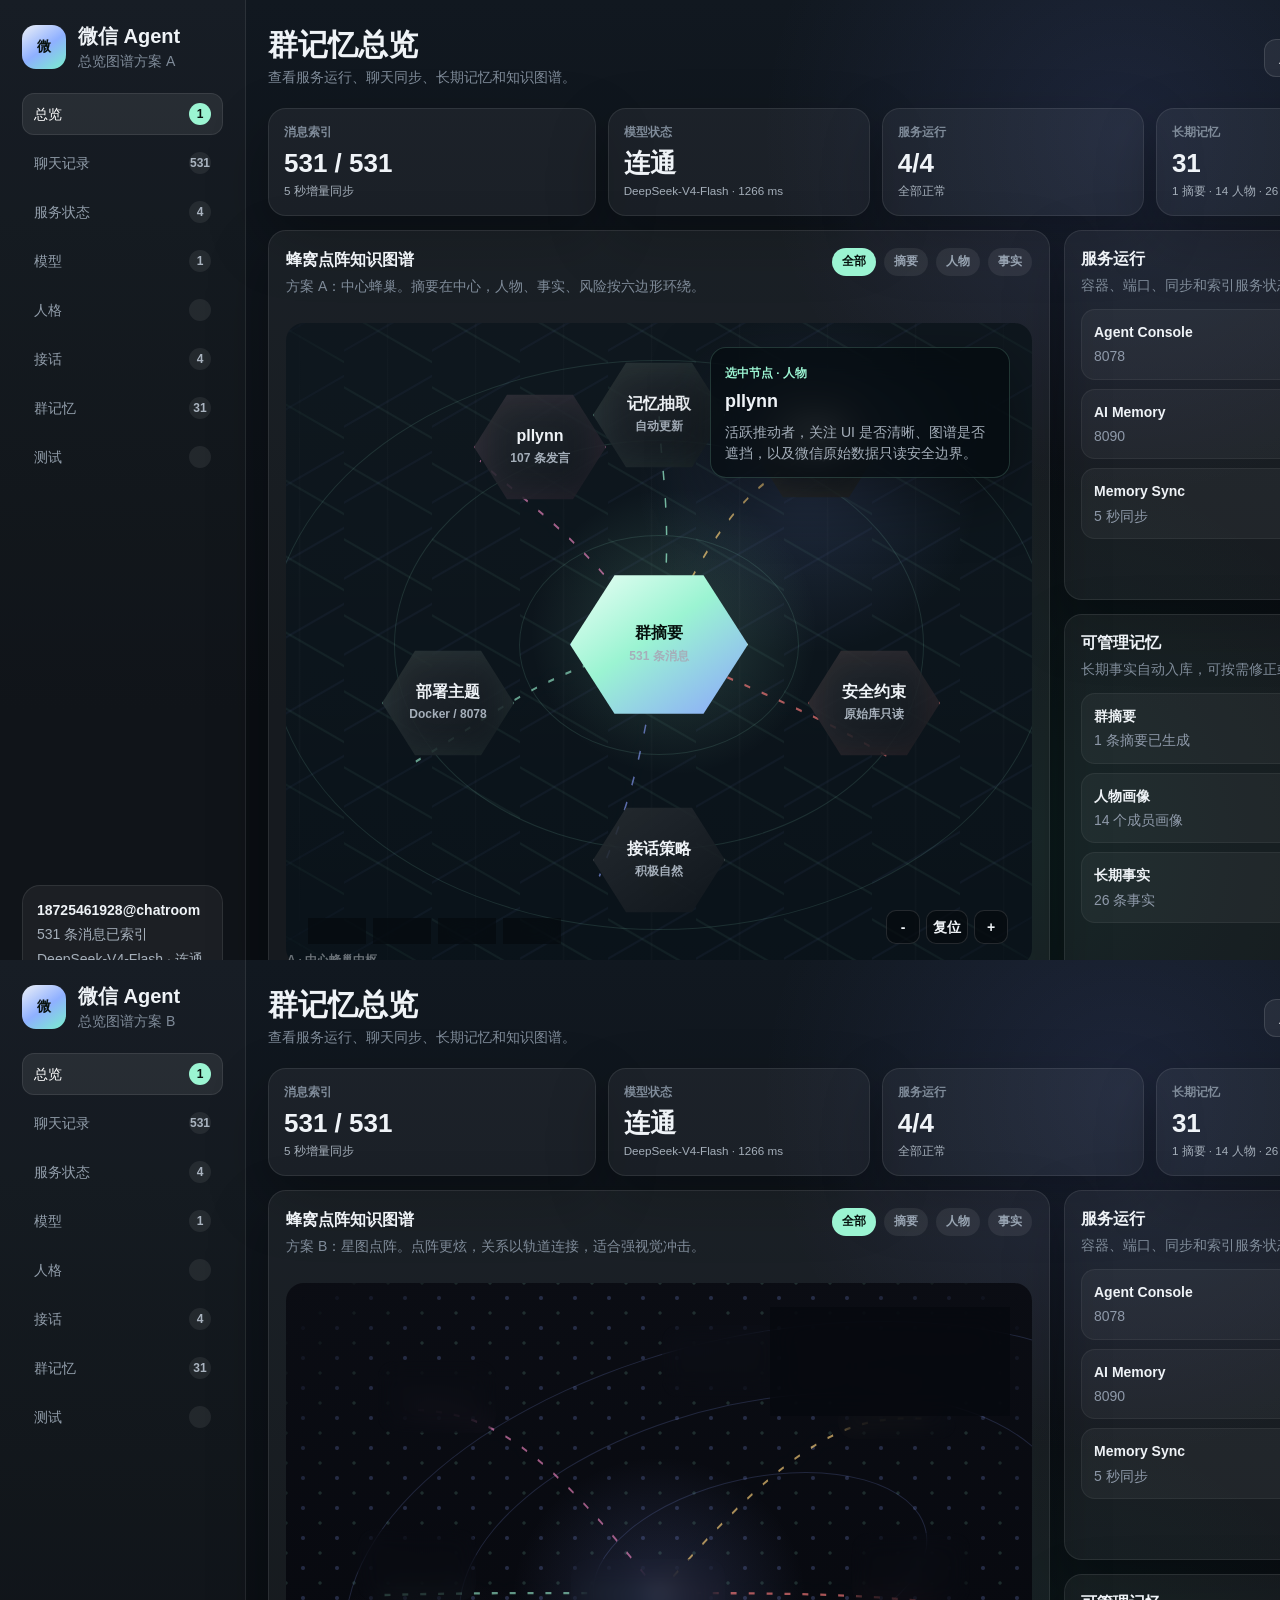
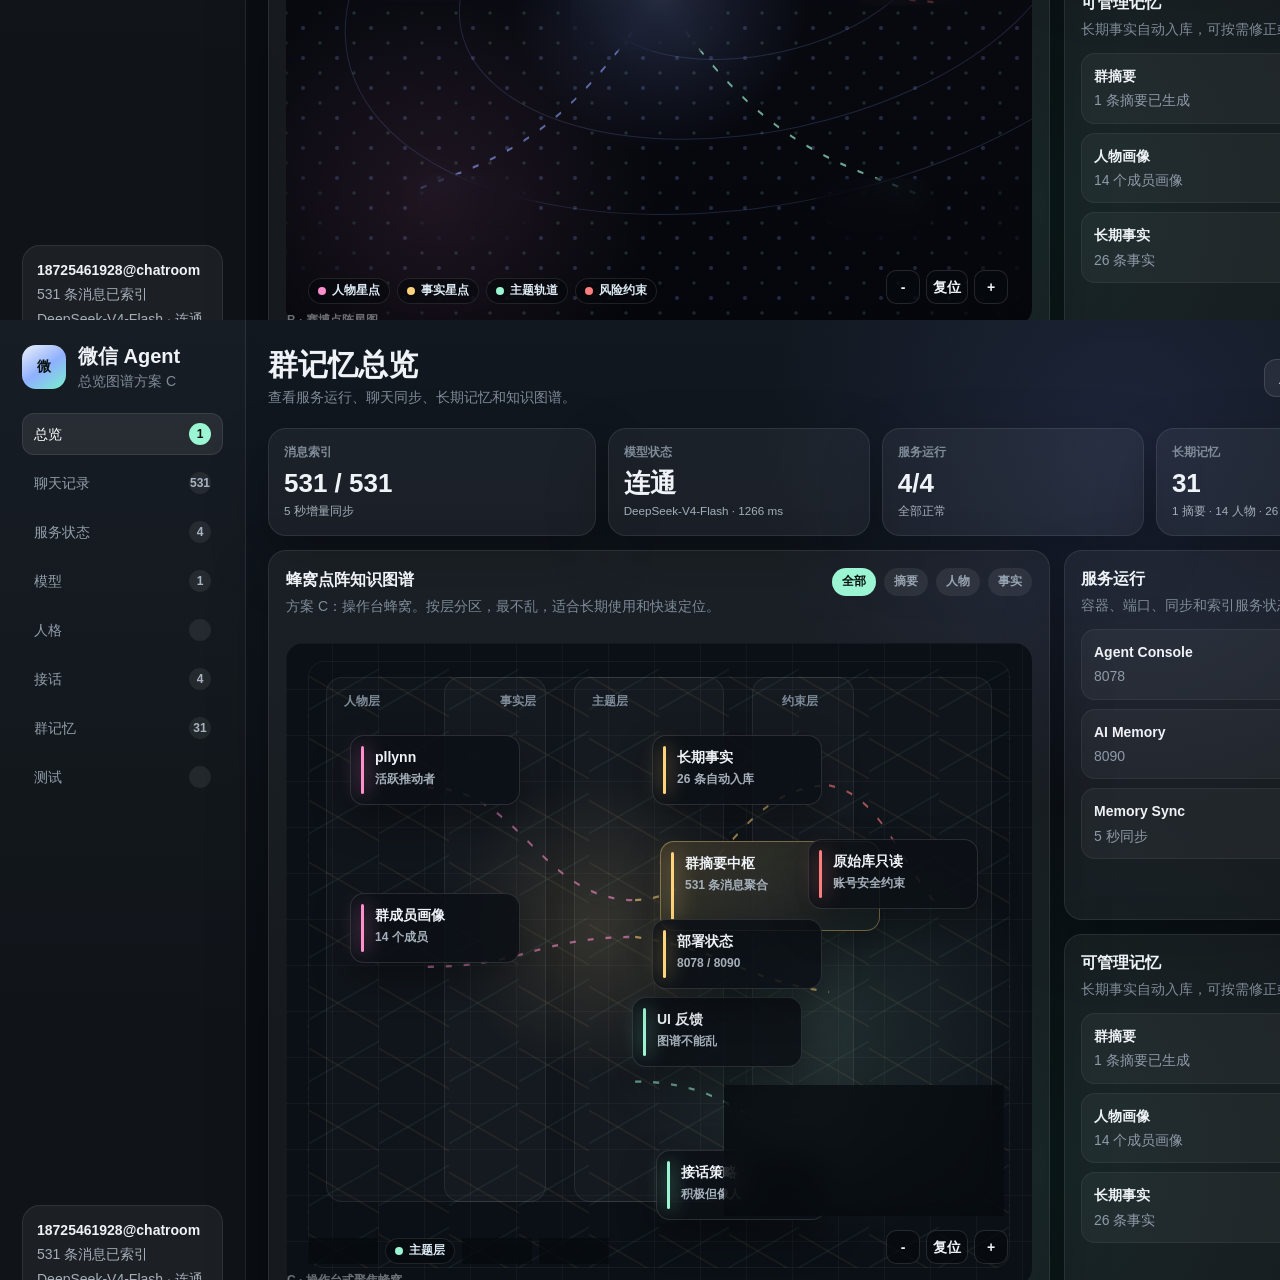
<file: design_mockups/overview-hexgraph-options.html>
<!doctype html>
<html lang="zh-CN">
  <head>
    <meta charset="utf-8" />
    <meta name="viewport" content="width=device-width, initial-scale=1" />
    <title>总览蜂窝点阵知识图谱三版方案</title>
    <style>
      :root {
        color-scheme: dark;
        --bg: #090d12;
        --panel: rgba(255, 255, 255, 0.052);
        --panel-2: rgba(255, 255, 255, 0.075);
        --line: rgba(255, 255, 255, 0.085);
        --text: #eff3f7;
        --muted: #7f8b99;
        --muted-2: #a5afba;
        --accent: #9bf4d2;
        --blue: #8ba2ff;
        --amber: #ffd37b;
        --rose: #ff8ecd;
        --bad: #ff7d7d;
        --shadow: 0 24px 60px rgba(0, 0, 0, 0.28);
      }
      * { box-sizing: border-box; }
      body {
        margin: 0;
        min-height: 100vh;
        color: var(--text);
        background: #05070a;
        font: 14px/1.45 -apple-system, BlinkMacSystemFont, "Segoe UI", sans-serif;
      }
      h1, h2, h3, p { margin: 0; letter-spacing: 0; }
      button { font: inherit; }
      .screen {
        width: 1440px;
        height: 960px;
        overflow: hidden;
        display: grid;
        grid-template-columns: 246px minmax(0, 1fr);
        background:
          radial-gradient(circle at 78% 14%, rgba(123, 141, 255, .12), transparent 26%),
          radial-gradient(circle at 70% 88%, rgba(45, 211, 161, .08), transparent 30%),
          linear-gradient(180deg, #111820 0%, #0a0e13 74%);
      }
      .sidebar {
        padding: 22px;
        border-right: 1px solid var(--line);
        background: rgba(255, 255, 255, .025);
        display: grid;
        grid-template-rows: auto auto 1fr auto;
        gap: 22px;
      }
      .brand { display: flex; gap: 12px; align-items: center; }
      .logo {
        width: 44px;
        height: 44px;
        border-radius: 14px;
        display: grid;
        place-items: center;
        color: #07110e;
        font-weight: 950;
        background: linear-gradient(145deg, #edf1f7, #8fb0ff 52%, #79f0cc);
      }
      .brand h1 { font-size: 20px; }
      .brand p, .muted { color: var(--muted); }
      .nav { display: grid; gap: 7px; }
      .nav button {
        border: 0;
        min-height: 42px;
        border-radius: 12px;
        padding: 0 12px;
        display: flex;
        align-items: center;
        justify-content: space-between;
        background: transparent;
        color: #929eab;
        text-align: left;
      }
      .nav button.active {
        background: var(--panel-2);
        color: #fff;
        box-shadow: inset 0 0 0 1px var(--line);
      }
      .nav span {
        min-width: 22px;
        min-height: 22px;
        border-radius: 999px;
        display: grid;
        place-items: center;
        background: rgba(255,255,255,.07);
        color: #aab4c0;
        font-size: 12px;
        font-weight: 800;
      }
      .nav button.active span {
        background: var(--accent);
        color: #07110e;
      }
      .group-card {
        border-radius: 18px;
        padding: 14px;
        background: var(--panel);
        border: 1px solid var(--line);
      }
      .group-card strong, .group-card span { display: block; }
      .group-card span { color: var(--muted-2); margin-top: 4px; }
      .main {
        min-width: 0;
        padding: 22px;
        display: grid;
        grid-template-rows: auto auto minmax(0, 1fr);
        gap: 14px;
      }
      .topbar {
        min-height: 72px;
        display: flex;
        align-items: center;
        justify-content: space-between;
        gap: 16px;
      }
      .topbar h2 { font-size: 30px; line-height: 1.1; }
      .topbar p { margin-top: 6px; color: var(--muted); }
      .top-actions { display: flex; gap: 10px; align-items: center; }
      .btn {
        border: 1px solid rgba(255,255,255,.12);
        border-radius: 12px;
        background: rgba(255,255,255,.065);
        color: var(--text);
        padding: 0 14px;
        min-height: 38px;
        display: inline-flex;
        align-items: center;
        justify-content: center;
        font-weight: 800;
      }
      .btn.primary {
        border-color: var(--accent);
        background: var(--accent);
        color: #06100d;
      }
      .status-grid {
        display: grid;
        grid-template-columns: 1.25fr repeat(3, minmax(0, 1fr));
        gap: 12px;
      }
      .card {
        border: 1px solid var(--line);
        border-radius: 18px;
        background: var(--panel);
        box-shadow: var(--shadow);
      }
      .stat {
        min-height: 86px;
        padding: 15px;
        display: grid;
        align-content: space-between;
      }
      .stat label {
        color: var(--muted);
        font-size: 12px;
        font-weight: 800;
      }
      .stat strong { display: block; margin-top: 4px; font-size: 26px; }
      .stat small { color: var(--muted-2); }
      .work {
        min-height: 0;
        height: calc(960px - 206px);
        display: grid;
        grid-template-columns: minmax(0, 1fr) 354px;
        gap: 14px;
      }
      .graph-panel {
        min-height: 0;
        position: relative;
        overflow: hidden;
        padding: 17px;
      }
      .panel-head {
        display: flex;
        justify-content: space-between;
        gap: 12px;
        align-items: flex-start;
        margin-bottom: 14px;
        position: relative;
        z-index: 6;
      }
      .panel-head p { color: var(--muted); margin-top: 4px; }
      .filter-row { display: flex; gap: 8px; flex-wrap: wrap; justify-content: flex-end; }
      .pill {
        border: 0;
        min-height: 28px;
        border-radius: 999px;
        display: inline-flex;
        align-items: center;
        padding: 0 10px;
        background: rgba(255,255,255,.07);
        color: #98a4b2;
        font-size: 12px;
        font-weight: 850;
      }
      .pill.on {
        color: #06100d;
        background: var(--accent);
      }
      .inspector { display: grid; gap: 14px; min-height: 0; }
      .panel { padding: 16px; }
      .memory-list, .service-mini-list { display: grid; gap: 9px; }
      .memory, .service-mini {
        border-radius: 14px;
        padding: 12px;
        background: rgba(255,255,255,.042);
        border: 1px solid rgba(255,255,255,.06);
      }
      .memory strong, .memory span, .service-mini strong, .service-mini span { display: block; }
      .memory span, .service-mini span { color: #8f9aaa; margin-top: 4px; }
      .service-mini { min-height: 58px; display: flex; align-items: center; justify-content: space-between; gap: 10px; }
      .service-mini em { font-style: normal; color: var(--accent); font-weight: 900; }
      .preview-label {
        position: absolute;
        left: 18px;
        bottom: 14px;
        z-index: 20;
        color: rgba(239,243,247,.42);
        font-size: 12px;
        font-weight: 850;
      }
      .canvas {
        position: absolute;
        left: 17px;
        right: 17px;
        top: 92px;
        bottom: 17px;
        border-radius: 18px;
        overflow: hidden;
        isolation: isolate;
      }
      .legend {
        position: absolute;
        left: 22px;
        bottom: 22px;
        z-index: 10;
        display: flex;
        gap: 7px;
        flex-wrap: wrap;
        max-width: 420px;
      }
      .legend span {
        min-height: 26px;
        border-radius: 999px;
        padding: 0 9px;
        display: inline-flex;
        align-items: center;
        gap: 6px;
        color: #dce9f3;
        background: rgba(4, 8, 12, .55);
        border: 1px solid rgba(255,255,255,.10);
        backdrop-filter: blur(12px);
        font-size: 12px;
        font-weight: 850;
      }
      .legend i {
        width: 8px;
        height: 8px;
        border-radius: 50%;
        display: block;
        background: var(--accent);
      }
      .legend .person i { background: var(--rose); }
      .legend .fact i { background: var(--amber); }
      .legend .risk i { background: var(--bad); }
      .tools {
        position: absolute;
        right: 24px;
        bottom: 22px;
        z-index: 10;
        display: flex;
        gap: 6px;
      }
      .tools button {
        border: 1px solid rgba(255,255,255,.12);
        border-radius: 10px;
        min-width: 34px;
        height: 34px;
        background: rgba(6,10,14,.72);
        color: var(--text);
        font-weight: 850;
      }
      svg.edges {
        position: absolute;
        inset: 0;
        width: 100%;
        height: 100%;
        z-index: 2;
        overflow: visible;
      }
      .edges path {
        fill: none;
        stroke-dasharray: 8 16;
        animation: flow 7s linear infinite;
        filter: drop-shadow(0 0 8px rgba(155,244,210,.22));
      }
      @keyframes flow { to { stroke-dashoffset: -72; } }
      @keyframes float { 0%,100% { translate: 0 0; } 50% { translate: 0 -5px; } }
      @keyframes breathe { 0%,100% { opacity: .42; scale: 1; } 50% { opacity: .9; scale: 1.05; } }
      @keyframes sheen { 0%,70%,100% { translate: -120% 0; } 82% { translate: 120% 0; } }

      /* Option A */
      .option-a .canvas {
        background:
          radial-gradient(circle at 52% 48%, rgba(155,244,210,.18), transparent 28%),
          radial-gradient(circle at 70% 25%, rgba(139,162,255,.15), transparent 24%),
          linear-gradient(180deg, rgba(255,255,255,.032), rgba(255,255,255,.012)),
          #071017;
      }
      .option-a .canvas::before {
        content: "";
        position: absolute;
        inset: -30px;
        opacity: .46;
        background:
          linear-gradient(30deg, transparent 44%, rgba(155,244,210,.13) 45% 46%, transparent 47%),
          linear-gradient(150deg, transparent 44%, rgba(139,162,255,.11) 45% 46%, transparent 47%),
          linear-gradient(90deg, transparent 48%, rgba(255,255,255,.045) 49% 50%, transparent 51%);
        background-size: 88px 76px;
        mask-image: radial-gradient(circle at 52% 48%, black 0 70%, transparent 96%);
      }
      .a-ring {
        position: absolute;
        left: 50%;
        top: 50%;
        border: 1px solid rgba(155,244,210,.12);
        border-radius: 50%;
        translate: -50% -50%;
        z-index: 1;
      }
      .a-ring.r1 { width: 280px; height: 220px; }
      .a-ring.r2 { width: 530px; height: 410px; }
      .a-ring.r3 { width: 780px; height: 570px; }
      .hex-node {
        position: absolute;
        z-index: 4;
        width: 132px;
        height: 116px;
        clip-path: polygon(25% 5%, 75% 5%, 100% 50%, 75% 95%, 25% 95%, 0 50%);
        display: grid;
        place-items: center;
        padding: 18px;
        text-align: center;
        color: var(--text);
        background:
          linear-gradient(145deg, rgba(255,255,255,.12), rgba(255,255,255,.045)),
          rgba(5, 12, 18, .84);
        border: 1px solid rgba(255,255,255,.16);
        filter: drop-shadow(0 18px 34px rgba(0,0,0,.35));
        animation: float 7s ease-in-out infinite;
      }
      .hex-node::after {
        content: "";
        position: absolute;
        inset: 0;
        background: linear-gradient(120deg, transparent, rgba(255,255,255,.22), transparent);
        translate: -120% 0;
        animation: sheen 8s ease-in-out infinite;
      }
      .hex-node strong, .hex-node span { display: block; position: relative; z-index: 2; }
      .hex-node strong { font-size: 16px; line-height: 1.1; }
      .hex-node span { margin-top: 6px; color: var(--muted-2); font-size: 12px; font-weight: 850; }
      .hex-node.center {
        width: 178px;
        height: 154px;
        color: #06100d;
        background: linear-gradient(145deg, #f0fff8, #9bf4d2 45%, #8ba2ff);
        filter: drop-shadow(0 0 36px rgba(155,244,210,.35));
      }
      .hex-node.person { border-color: rgba(255,142,205,.42); box-shadow: inset 0 0 42px rgba(255,142,205,.12); }
      .hex-node.fact { border-color: rgba(255,211,123,.42); box-shadow: inset 0 0 42px rgba(255,211,123,.12); }
      .hex-node.topic { border-color: rgba(155,244,210,.42); box-shadow: inset 0 0 42px rgba(155,244,210,.11); }
      .hex-node.risk { border-color: rgba(255,125,125,.5); box-shadow: inset 0 0 42px rgba(255,125,125,.13); }
      .detail-a {
        position: absolute;
        z-index: 8;
        right: 22px;
        top: 24px;
        width: 300px;
        border: 1px solid rgba(155,244,210,.18);
        border-radius: 16px;
        padding: 14px;
        background: rgba(4,9,14,.68);
        backdrop-filter: blur(18px);
        box-shadow: 0 20px 60px rgba(0,0,0,.34);
      }
      .detail-a small { color: var(--accent); font-weight: 900; }
      .detail-a strong { display: block; margin-top: 6px; font-size: 18px; }
      .detail-a p { margin-top: 8px; color: var(--muted-2); }

      /* Option B */
      .option-b .canvas {
        background:
          radial-gradient(circle at 50% 50%, rgba(139,162,255,.18), transparent 30%),
          radial-gradient(circle at 20% 80%, rgba(255,142,205,.10), transparent 28%),
          linear-gradient(180deg, rgba(255,255,255,.02), rgba(0,0,0,.22)),
          #06080f;
      }
      .option-b .canvas::before {
        content: "";
        position: absolute;
        inset: 0;
        opacity: .68;
        background:
          radial-gradient(circle, rgba(139,162,255,.32) 0 1.5px, transparent 2.5px) 0 0 / 34px 30px,
          radial-gradient(circle, rgba(155,244,210,.22) 0 1.2px, transparent 2.2px) 17px 15px / 34px 30px;
        mask-image: radial-gradient(circle at 50% 50%, black 0 72%, transparent 96%);
      }
      .orbit {
        position: absolute;
        border: 1px solid rgba(139,162,255,.18);
        border-radius: 50%;
        z-index: 1;
        transform: rotate(-12deg);
      }
      .orbit.o1 { width: 340px; height: 178px; left: 304px; top: 194px; }
      .orbit.o2 { width: 620px; height: 330px; left: 168px; top: 118px; }
      .orbit.o3 { width: 870px; height: 470px; left: 52px; top: 50px; }
      .star-node {
        position: absolute;
        z-index: 4;
        min-width: 118px;
        max-width: 154px;
        min-height: 72px;
        border-radius: 16px;
        padding: 11px 12px;
        background: rgba(10, 15, 27, .82);
        border: 1px solid rgba(255,255,255,.13);
        box-shadow: 0 18px 45px rgba(0,0,0,.38), inset 0 0 0 1px rgba(255,255,255,.035);
        backdrop-filter: blur(12px);
        animation: float 6.2s ease-in-out infinite;
      }
      .star-node::before {
        content: "";
        position: absolute;
        left: 12px;
        top: -8px;
        width: 16px;
        height: 16px;
        border-radius: 50%;
        background: var(--blue);
        box-shadow: 0 0 28px var(--blue);
      }
      .star-node strong, .star-node span { display: block; position: relative; z-index: 2; }
      .star-node strong { font-size: 14px; line-height: 1.2; }
      .star-node span { color: var(--muted-2); margin-top: 5px; font-size: 12px; font-weight: 850; }
      .star-node.center {
        width: 176px;
        min-height: 92px;
        border-color: rgba(139,162,255,.48);
        background: linear-gradient(145deg, rgba(139,162,255,.24), rgba(155,244,210,.11)), rgba(10,15,27,.92);
        box-shadow: 0 0 42px rgba(139,162,255,.26);
      }
      .star-node.center::before { background: var(--accent); box-shadow: 0 0 34px var(--accent); }
      .star-node.person::before { background: var(--rose); box-shadow: 0 0 28px var(--rose); }
      .star-node.fact::before { background: var(--amber); box-shadow: 0 0 28px var(--amber); }
      .star-node.risk::before { background: var(--bad); box-shadow: 0 0 28px var(--bad); }
      .mini-map {
        position: absolute;
        right: 22px;
        top: 24px;
        z-index: 9;
        width: 240px;
        border-radius: 16px;
        padding: 12px;
        background: rgba(6,9,15,.72);
        border: 1px solid rgba(139,162,255,.18);
        backdrop-filter: blur(16px);
      }
      .mini-map strong, .mini-map span { display: block; }
      .mini-map span { color: var(--muted); margin-top: 4px; }
      .mini-map .bar {
        margin-top: 10px;
        height: 8px;
        border-radius: 999px;
        overflow: hidden;
        background: rgba(255,255,255,.08);
      }
      .mini-map .bar i { display: block; height: 100%; width: 78%; background: linear-gradient(90deg, var(--blue), var(--accent)); }

      /* Option C */
      .option-c .canvas {
        background:
          linear-gradient(90deg, rgba(255,255,255,.035) 1px, transparent 1px),
          linear-gradient(rgba(255,255,255,.035) 1px, transparent 1px),
          radial-gradient(circle at 42% 44%, rgba(255,211,123,.13), transparent 27%),
          radial-gradient(circle at 72% 60%, rgba(155,244,210,.10), transparent 32%),
          #0b1016;
        background-size: 46px 46px, 46px 46px, auto, auto, auto;
      }
      .option-c .canvas::before {
        content: "";
        position: absolute;
        inset: 18px 22px;
        border-radius: 16px;
        border: 1px solid rgba(255,255,255,.07);
        background:
          linear-gradient(30deg, transparent 45%, rgba(255,211,123,.09) 46% 47%, transparent 48%),
          linear-gradient(150deg, transparent 45%, rgba(155,244,210,.08) 46% 47%, transparent 48%);
        background-size: 70px 62px;
        opacity: .72;
      }
      .lane {
        position: absolute;
        z-index: 2;
        top: 34px;
        bottom: 84px;
        border-radius: 16px;
        border: 1px solid rgba(255,255,255,.07);
        background: rgba(255,255,255,.025);
      }
      .lane.l1 { left: 40px; width: 220px; }
      .lane.l2 { left: 288px; width: 280px; }
      .lane.l3 { right: 308px; width: 280px; }
      .lane.l4 { right: 40px; width: 240px; }
      .lane-title {
        position: absolute;
        top: 50px;
        z-index: 5;
        color: var(--muted);
        font-size: 12px;
        font-weight: 900;
      }
      .lane-title.t1 { left: 58px; }
      .lane-title.t2 { left: 306px; }
      .lane-title.t3 { right: 496px; }
      .lane-title.t4 { right: 214px; }
      .module-node {
        position: absolute;
        z-index: 4;
        width: 170px;
        min-height: 70px;
        border-radius: 14px;
        padding: 11px 12px;
        background: rgba(12,16,22,.88);
        border: 1px solid rgba(255,255,255,.12);
        box-shadow: 0 16px 38px rgba(0,0,0,.32);
        animation: float 7s ease-in-out infinite;
      }
      .module-node::before {
        content: "";
        position: absolute;
        left: 10px;
        top: 10px;
        bottom: 10px;
        width: 3px;
        border-radius: 999px;
        background: var(--accent);
        box-shadow: 0 0 20px var(--accent);
      }
      .module-node strong, .module-node span { display: block; padding-left: 12px; }
      .module-node strong { font-size: 14px; }
      .module-node span { color: var(--muted-2); margin-top: 4px; font-size: 12px; font-weight: 850; }
      .module-node.center {
        width: 220px;
        min-height: 90px;
        border-color: rgba(255,211,123,.42);
        background: linear-gradient(145deg, rgba(255,211,123,.18), rgba(155,244,210,.08)), rgba(12,16,22,.92);
      }
      .module-node.center::before { background: var(--amber); box-shadow: 0 0 22px var(--amber); }
      .module-node.person::before { background: var(--rose); box-shadow: 0 0 20px var(--rose); }
      .module-node.fact::before { background: var(--amber); box-shadow: 0 0 20px var(--amber); }
      .module-node.risk::before { background: var(--bad); box-shadow: 0 0 20px var(--bad); }
      .focus-drawer {
        position: absolute;
        z-index: 8;
        right: 28px;
        bottom: 70px;
        width: 280px;
        border-radius: 16px;
        padding: 14px;
        background: rgba(6,10,14,.72);
        border: 1px solid rgba(255,211,123,.18);
        backdrop-filter: blur(16px);
      }
      .focus-drawer small { color: var(--amber); font-weight: 900; }
      .focus-drawer strong { display: block; margin-top: 6px; font-size: 18px; }
      .focus-drawer p { margin-top: 8px; color: var(--muted-2); }
    </style>
  </head>
  <body>
    <section id="option-a" class="screen option-a">
      <aside class="sidebar">
        <div class="brand"><div class="logo">微</div><div><h1>微信 Agent</h1><p>总览图谱方案 A</p></div></div>
        <nav class="nav"><button class="active">总览 <span>1</span></button><button>聊天记录 <span>531</span></button><button>服务状态 <span>4</span></button><button>模型 <span>1</span></button><button>人格 <span></span></button><button>接话 <span>4</span></button><button>群记忆 <span>31</span></button><button>测试 <span></span></button></nav>
        <div></div>
        <div class="group-card"><strong>18725461928@chatroom</strong><span>531 条消息已索引</span><span>DeepSeek-V4-Flash · 连通</span></div>
      </aside>
      <main class="main">
        <header class="topbar"><div><h2>群记忆总览</h2><p>查看服务运行、聊天同步、长期记忆和知识图谱。</p></div><div class="top-actions"><button class="btn">刷新</button><button class="btn primary">抽取记忆</button></div></header>
        <section class="status-grid"><article class="card stat"><label>消息索引</label><strong>531 / 531</strong><small>5 秒增量同步</small></article><article class="card stat"><label>模型状态</label><strong>连通</strong><small>DeepSeek-V4-Flash · 1266 ms</small></article><article class="card stat"><label>服务运行</label><strong>4/4</strong><small>全部正常</small></article><article class="card stat"><label>长期记忆</label><strong>31</strong><small>1 摘要 · 14 人物 · 26 事实</small></article></section>
        <section class="work">
          <article class="card graph-panel">
            <div class="panel-head"><div><h3>蜂窝点阵知识图谱</h3><p>方案 A：中心蜂巢。摘要在中心，人物、事实、风险按六边形环绕。</p></div><div class="filter-row"><span class="pill on">全部</span><span class="pill">摘要</span><span class="pill">人物</span><span class="pill">事实</span></div></div>
            <div class="canvas">
              <span class="a-ring r1"></span><span class="a-ring r2"></span><span class="a-ring r3"></span>
              <svg class="edges" viewBox="0 0 1000 560" preserveAspectRatio="none"><path d="M500 280 C392 182 330 162 260 120" stroke="rgba(255,142,205,.62)" stroke-width="2"/><path d="M500 280 C590 150 650 124 760 102" stroke="rgba(255,211,123,.68)" stroke-width="2"/><path d="M500 280 C352 300 286 338 174 382" stroke="rgba(155,244,210,.62)" stroke-width="2"/><path d="M500 280 C606 316 690 332 818 382" stroke="rgba(255,125,125,.66)" stroke-width="2"/><path d="M500 280 C474 398 452 430 420 482" stroke="rgba(139,162,255,.62)" stroke-width="2"/><path d="M500 280 C522 176 502 130 500 78" stroke="rgba(155,244,210,.72)" stroke-width="2"/></svg>
              <div class="hex-node center" style="left:calc(50% - 89px);top:calc(50% - 77px)"><div><strong>群摘要</strong><span>531 条消息</span></div></div>
              <div class="hex-node person" style="left:188px;top:66px"><div><strong>pllynn</strong><span>107 条发言</span></div></div>
              <div class="hex-node fact" style="right:150px;top:64px"><div><strong>长期事实</strong><span>26 条</span></div></div>
              <div class="hex-node topic" style="left:96px;top:322px"><div><strong>部署主题</strong><span>Docker / 8078</span></div></div>
              <div class="hex-node risk" style="right:92px;top:322px"><div><strong>安全约束</strong><span>原始库只读</span></div></div>
              <div class="hex-node" style="left:calc(50% - 66px);bottom:48px"><div><strong>接话策略</strong><span>积极自然</span></div></div>
              <div class="hex-node topic" style="left:calc(50% - 66px);top:34px"><div><strong>记忆抽取</strong><span>自动更新</span></div></div>
              <aside class="detail-a"><small>选中节点 · 人物</small><strong>pllynn</strong><p>活跃推动者，关注 UI 是否清晰、图谱是否遮挡，以及微信原始数据只读安全边界。</p></aside>
              <div class="legend"><span class="person"><i></i>人物</span><span class="fact"><i></i>事实</span><span><i></i>主题</span><span class="risk"><i></i>风险</span></div>
              <div class="tools"><button>-</button><button>复位</button><button>+</button></div>
            </div>
            <span class="preview-label">A · 中心蜂巢中枢</span>
          </article>
          <aside class="inspector"><article class="card panel"><div class="panel-head"><div><h3>服务运行</h3><p>容器、端口、同步和索引服务状态。</p></div></div><div class="service-mini-list"><div class="service-mini"><div><strong>Agent Console</strong><span>8078</span></div><em>正常</em></div><div class="service-mini"><div><strong>AI Memory</strong><span>8090</span></div><em>正常</em></div><div class="service-mini"><div><strong>Memory Sync</strong><span>5 秒同步</span></div><em>正常</em></div></div></article><article class="card panel"><div class="panel-head"><div><h3>可管理记忆</h3><p>长期事实自动入库，可按需修正或删除。</p></div></div><div class="memory-list"><div class="memory"><strong>群摘要</strong><span>1 条摘要已生成</span></div><div class="memory"><strong>人物画像</strong><span>14 个成员画像</span></div><div class="memory"><strong>长期事实</strong><span>26 条事实</span></div></div></article></aside>
        </section>
      </main>
    </section>

    <section id="option-b" class="screen option-b">
      <aside class="sidebar">
        <div class="brand"><div class="logo">微</div><div><h1>微信 Agent</h1><p>总览图谱方案 B</p></div></div>
        <nav class="nav"><button class="active">总览 <span>1</span></button><button>聊天记录 <span>531</span></button><button>服务状态 <span>4</span></button><button>模型 <span>1</span></button><button>人格 <span></span></button><button>接话 <span>4</span></button><button>群记忆 <span>31</span></button><button>测试 <span></span></button></nav>
        <div></div><div class="group-card"><strong>18725461928@chatroom</strong><span>531 条消息已索引</span><span>DeepSeek-V4-Flash · 连通</span></div>
      </aside>
      <main class="main">
        <header class="topbar"><div><h2>群记忆总览</h2><p>查看服务运行、聊天同步、长期记忆和知识图谱。</p></div><div class="top-actions"><button class="btn">刷新</button><button class="btn primary">抽取记忆</button></div></header>
        <section class="status-grid"><article class="card stat"><label>消息索引</label><strong>531 / 531</strong><small>5 秒增量同步</small></article><article class="card stat"><label>模型状态</label><strong>连通</strong><small>DeepSeek-V4-Flash · 1266 ms</small></article><article class="card stat"><label>服务运行</label><strong>4/4</strong><small>全部正常</small></article><article class="card stat"><label>长期记忆</label><strong>31</strong><small>1 摘要 · 14 人物 · 26 事实</small></article></section>
        <section class="work">
          <article class="card graph-panel">
            <div class="panel-head"><div><h3>蜂窝点阵知识图谱</h3><p>方案 B：星图点阵。点阵更炫，关系以轨道连接，适合强视觉冲击。</p></div><div class="filter-row"><span class="pill on">全部</span><span class="pill">摘要</span><span class="pill">人物</span><span class="pill">事实</span></div></div>
            <div class="canvas">
              <span class="orbit o1"></span><span class="orbit o2"></span><span class="orbit o3"></span>
              <svg class="edges" viewBox="0 0 1000 560" preserveAspectRatio="none"><path d="M500 270 C320 118 246 112 160 110" stroke="rgba(255,142,205,.6)" stroke-width="2"/><path d="M500 270 C690 126 764 116 854 118" stroke="rgba(255,211,123,.65)" stroke-width="2"/><path d="M500 270 C290 270 212 270 118 272" stroke="rgba(155,244,210,.6)" stroke-width="2"/><path d="M500 270 C710 270 780 272 870 278" stroke="rgba(255,125,125,.65)" stroke-width="2"/><path d="M500 270 C370 400 282 414 180 440" stroke="rgba(139,162,255,.62)" stroke-width="2"/><path d="M500 270 C634 404 742 418 850 446" stroke="rgba(155,244,210,.68)" stroke-width="2"/></svg>
              <div class="star-node center" style="left:calc(50% - 88px);top:calc(50% - 46px)"><strong>群记忆核心</strong><span>摘要 / 人物 / 事实</span></div>
              <div class="star-node person" style="left:92px;top:78px"><strong>pllynn</strong><span>107 条发言</span></div>
              <div class="star-node fact" style="right:76px;top:84px"><strong>长期事实</strong><span>高置信 24</span></div>
              <div class="star-node" style="left:72px;top:246px"><strong>8078 控制台</strong><span>统一入口</span></div>
              <div class="star-node risk" style="right:62px;top:250px"><strong>只读约束</strong><span>账号安全</span></div>
              <div class="star-node" style="left:132px;bottom:80px"><strong>接话模式</strong><span>积极自然</span></div>
              <div class="star-node" style="right:98px;bottom:76px"><strong>图谱反馈</strong><span>避免遮挡</span></div>
              <div class="star-node fact" style="left:376px;top:42px"><strong>数据入库</strong><span>实时同步</span></div>
              <div class="mini-map"><strong>当前缩放 82%</strong><span>点击节点展开右侧详情，拖动画布查看外围蜂窝点阵。</span><div class="bar"><i></i></div></div>
              <div class="legend"><span class="person"><i></i>人物星点</span><span class="fact"><i></i>事实星点</span><span><i></i>主题轨道</span><span class="risk"><i></i>风险约束</span></div>
              <div class="tools"><button>-</button><button>复位</button><button>+</button></div>
            </div>
            <span class="preview-label">B · 赛博点阵星图</span>
          </article>
          <aside class="inspector"><article class="card panel"><div class="panel-head"><div><h3>服务运行</h3><p>容器、端口、同步和索引服务状态。</p></div></div><div class="service-mini-list"><div class="service-mini"><div><strong>Agent Console</strong><span>8078</span></div><em>正常</em></div><div class="service-mini"><div><strong>AI Memory</strong><span>8090</span></div><em>正常</em></div><div class="service-mini"><div><strong>Memory Sync</strong><span>5 秒同步</span></div><em>正常</em></div></div></article><article class="card panel"><div class="panel-head"><div><h3>可管理记忆</h3><p>长期事实自动入库，可按需修正或删除。</p></div></div><div class="memory-list"><div class="memory"><strong>群摘要</strong><span>1 条摘要已生成</span></div><div class="memory"><strong>人物画像</strong><span>14 个成员画像</span></div><div class="memory"><strong>长期事实</strong><span>26 条事实</span></div></div></article></aside>
        </section>
      </main>
    </section>

    <section id="option-c" class="screen option-c">
      <aside class="sidebar">
        <div class="brand"><div class="logo">微</div><div><h1>微信 Agent</h1><p>总览图谱方案 C</p></div></div>
        <nav class="nav"><button class="active">总览 <span>1</span></button><button>聊天记录 <span>531</span></button><button>服务状态 <span>4</span></button><button>模型 <span>1</span></button><button>人格 <span></span></button><button>接话 <span>4</span></button><button>群记忆 <span>31</span></button><button>测试 <span></span></button></nav>
        <div></div><div class="group-card"><strong>18725461928@chatroom</strong><span>531 条消息已索引</span><span>DeepSeek-V4-Flash · 连通</span></div>
      </aside>
      <main class="main">
        <header class="topbar"><div><h2>群记忆总览</h2><p>查看服务运行、聊天同步、长期记忆和知识图谱。</p></div><div class="top-actions"><button class="btn">刷新</button><button class="btn primary">抽取记忆</button></div></header>
        <section class="status-grid"><article class="card stat"><label>消息索引</label><strong>531 / 531</strong><small>5 秒增量同步</small></article><article class="card stat"><label>模型状态</label><strong>连通</strong><small>DeepSeek-V4-Flash · 1266 ms</small></article><article class="card stat"><label>服务运行</label><strong>4/4</strong><small>全部正常</small></article><article class="card stat"><label>长期记忆</label><strong>31</strong><small>1 摘要 · 14 人物 · 26 事实</small></article></section>
        <section class="work">
          <article class="card graph-panel">
            <div class="panel-head"><div><h3>蜂窝点阵知识图谱</h3><p>方案 C：操作台蜂窝。按层分区，最不乱，适合长期使用和快速定位。</p></div><div class="filter-row"><span class="pill on">全部</span><span class="pill">摘要</span><span class="pill">人物</span><span class="pill">事实</span></div></div>
            <div class="canvas">
              <div class="lane l1"></div><div class="lane l2"></div><div class="lane l3"></div><div class="lane l4"></div>
              <span class="lane-title t1">人物层</span><span class="lane-title t2">主题层</span><span class="lane-title t3">事实层</span><span class="lane-title t4">约束层</span>
              <svg class="edges" viewBox="0 0 1000 560" preserveAspectRatio="none"><path d="M190 126 C315 126 340 224 468 224" stroke="rgba(255,142,205,.58)" stroke-width="2"/><path d="M190 282 C316 282 340 256 468 256" stroke="rgba(255,142,205,.58)" stroke-width="2"/><path d="M468 224 C590 220 600 126 728 124" stroke="rgba(255,211,123,.62)" stroke-width="2"/><path d="M468 256 C594 268 606 292 728 304" stroke="rgba(255,211,123,.62)" stroke-width="2"/><path d="M728 124 C794 132 818 184 870 226" stroke="rgba(255,125,125,.62)" stroke-width="2"/><path d="M468 382 C590 382 610 420 730 440" stroke="rgba(155,244,210,.62)" stroke-width="2"/></svg>
              <div class="module-node person" style="left:64px;top:92px"><strong>pllynn</strong><span>活跃推动者</span></div>
              <div class="module-node person" style="left:64px;top:250px"><strong>群成员画像</strong><span>14 个成员</span></div>
              <div class="module-node center" style="left:374px;top:198px"><strong>群摘要中枢</strong><span>531 条消息聚合</span></div>
              <div class="module-node" style="left:346px;top:354px"><strong>UI 反馈</strong><span>图谱不能乱</span></div>
              <div class="module-node fact" style="right:210px;top:92px"><strong>长期事实</strong><span>26 条自动入库</span></div>
              <div class="module-node fact" style="right:210px;top:276px"><strong>部署状态</strong><span>8078 / 8090</span></div>
              <div class="module-node risk" style="right:54px;top:196px"><strong>原始库只读</strong><span>账号安全约束</span></div>
              <div class="module-node" style="right:206px;bottom:66px"><strong>接话策略</strong><span>积极但像人</span></div>
              <aside class="focus-drawer"><small>选中事实</small><strong>原始微信数据只读</strong><p>所有派生记忆写入 runtime，图谱只读取记忆库展示，不修改微信元数据。</p></aside>
              <div class="legend"><span class="person"><i></i>人物层</span><span><i></i>主题层</span><span class="fact"><i></i>事实层</span><span class="risk"><i></i>约束层</span></div>
              <div class="tools"><button>-</button><button>复位</button><button>+</button></div>
            </div>
            <span class="preview-label">C · 操作台式聚焦蜂窝</span>
          </article>
          <aside class="inspector"><article class="card panel"><div class="panel-head"><div><h3>服务运行</h3><p>容器、端口、同步和索引服务状态。</p></div></div><div class="service-mini-list"><div class="service-mini"><div><strong>Agent Console</strong><span>8078</span></div><em>正常</em></div><div class="service-mini"><div><strong>AI Memory</strong><span>8090</span></div><em>正常</em></div><div class="service-mini"><div><strong>Memory Sync</strong><span>5 秒同步</span></div><em>正常</em></div></div></article><article class="card panel"><div class="panel-head"><div><h3>可管理记忆</h3><p>长期事实自动入库，可按需修正或删除。</p></div></div><div class="memory-list"><div class="memory"><strong>群摘要</strong><span>1 条摘要已生成</span></div><div class="memory"><strong>人物画像</strong><span>14 个成员画像</span></div><div class="memory"><strong>长期事实</strong><span>26 条事实</span></div></div></article></aside>
        </section>
      </main>
    </section>
  </body>
</html>
</file>
